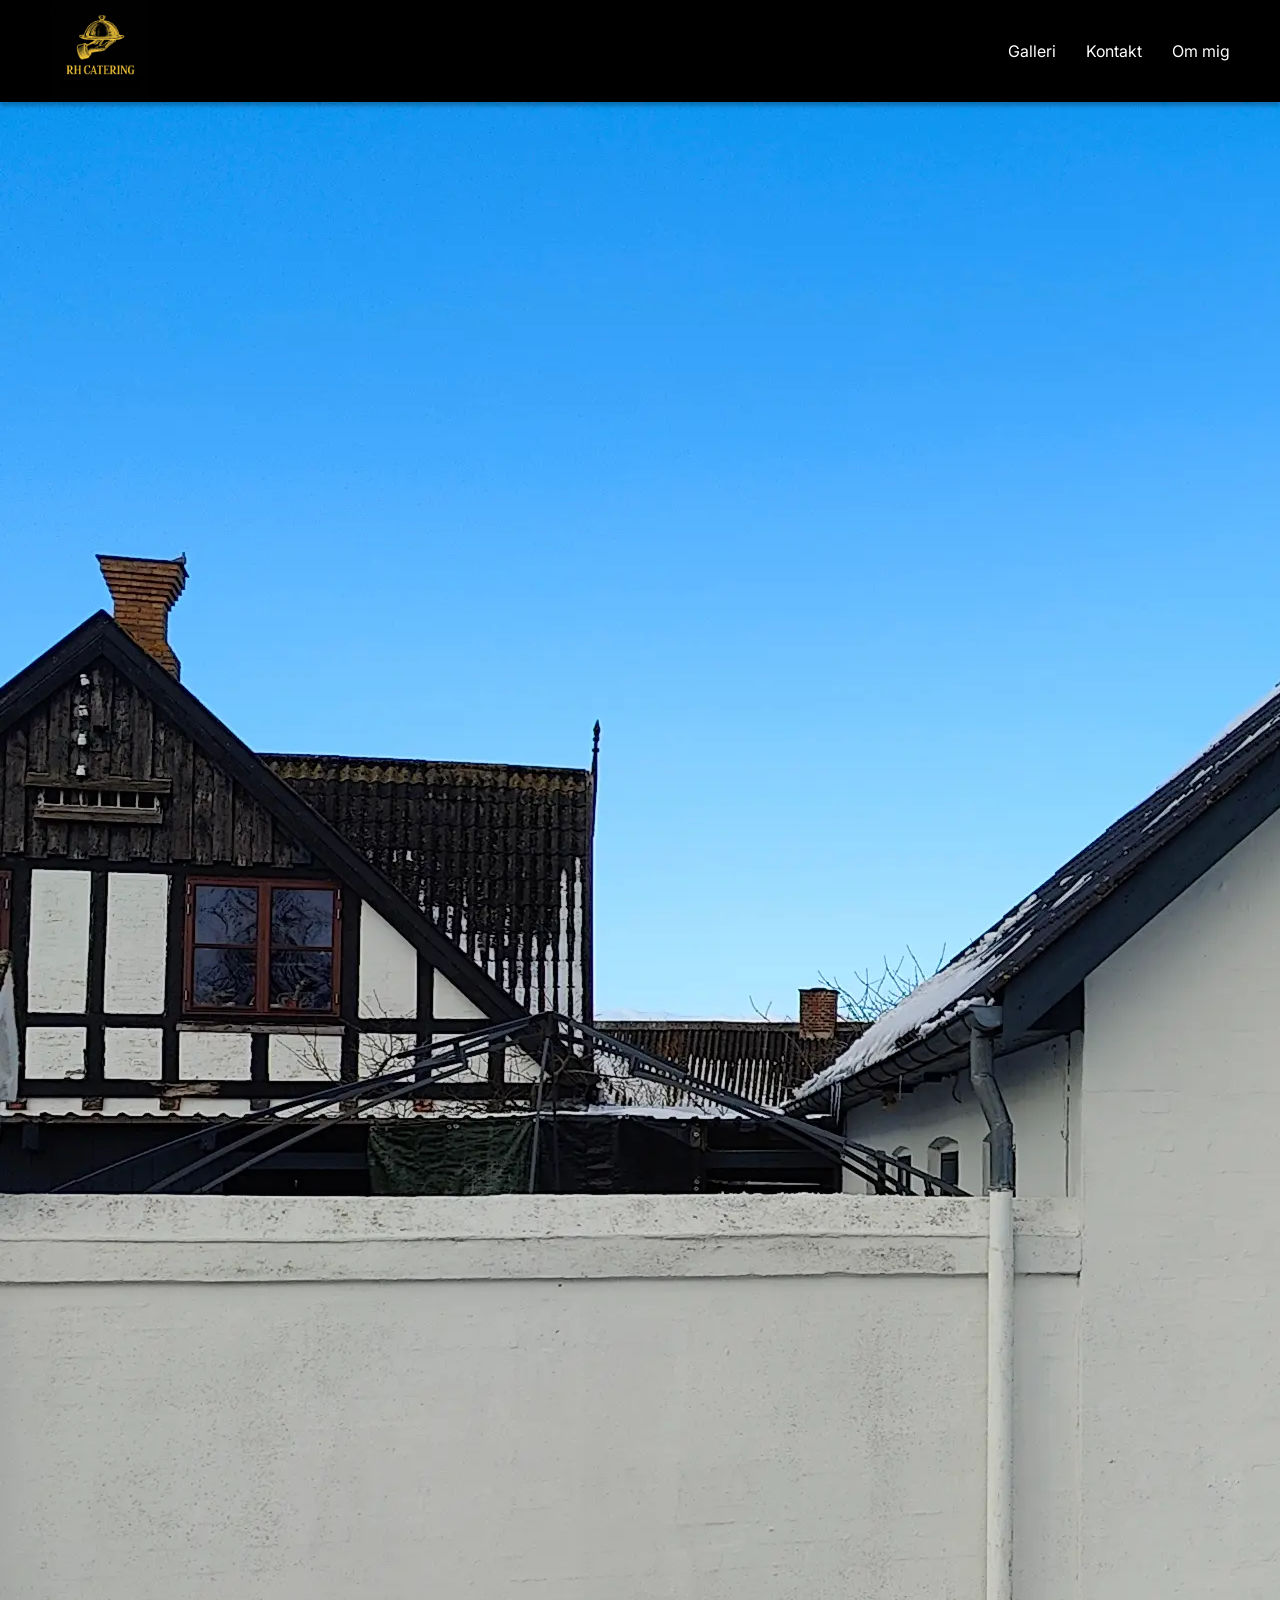
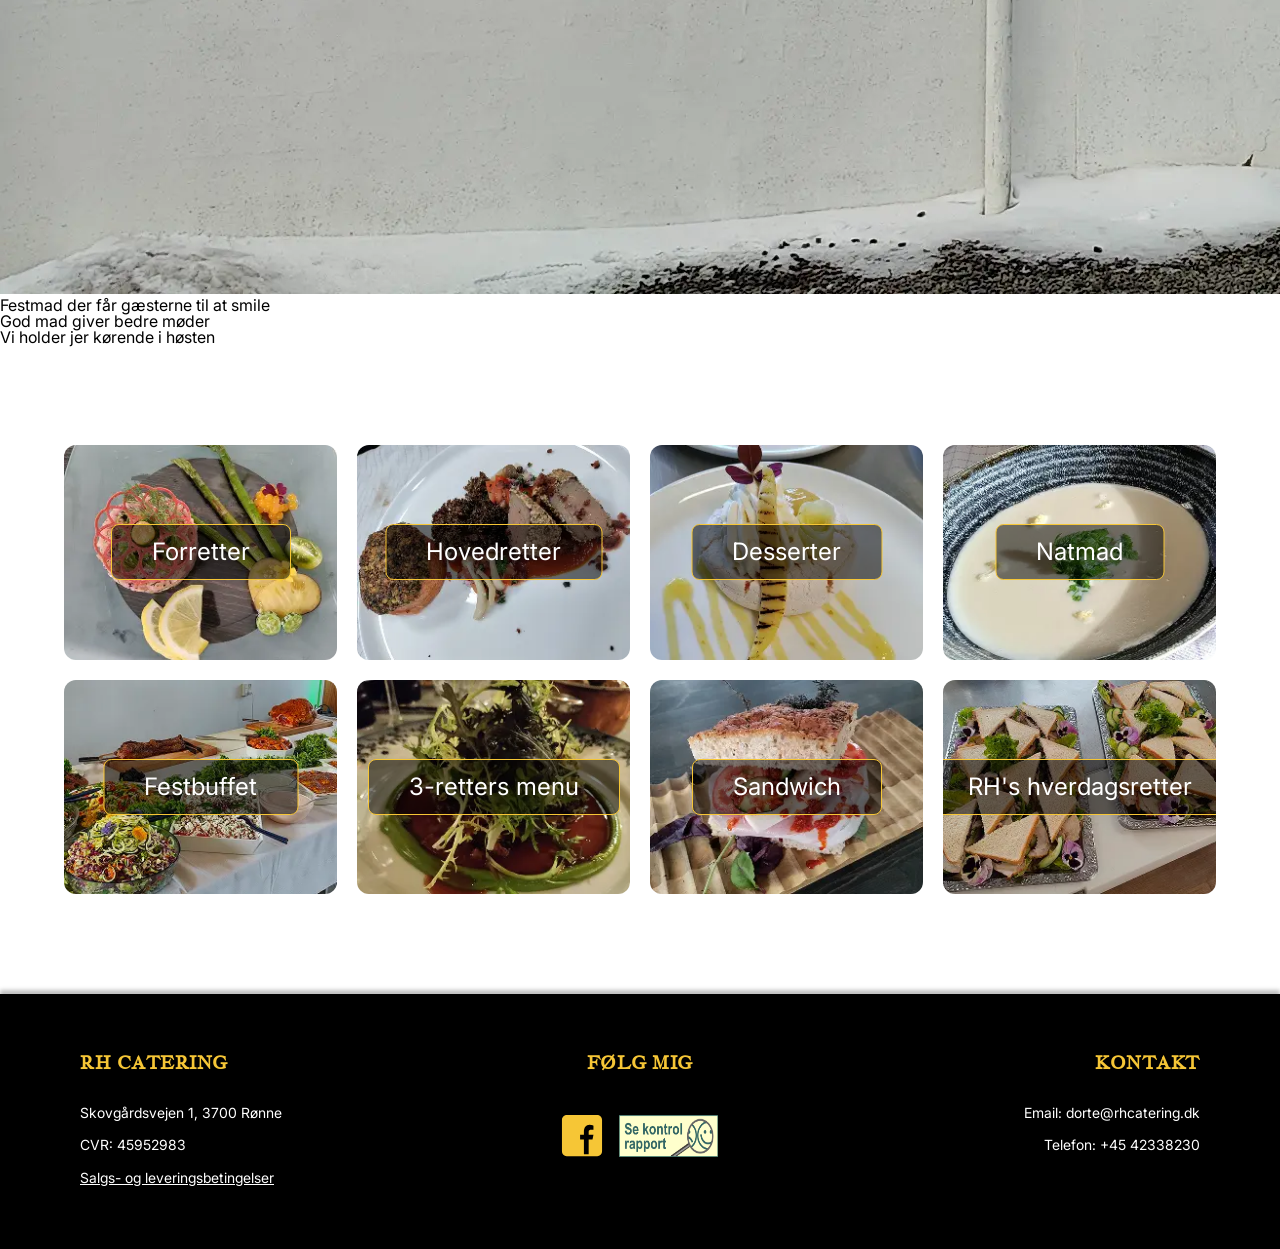
<file: index.html>
<!doctype html>
<html lang="en">
  <head>
    <meta charset="UTF-8" />
    <meta name="viewport" content="width=device-width, initial-scale=1.0" />
    <link rel="stylesheet" href="general.css" />
    <link rel="stylesheet" href="index.css" />
    <link rel="icon" type="image/x-icon" href="imgs/favicon.png" />
    <title>RH Catering</title>
  </head>
  <body>
    <header>
      <nav>
        <a href="index.html" class="logo">
          <img src="imgs/logo/logo-square-clean.webp" alt="" class="logo-img" />
        </a>
        <div class="hamburger" onclick="toggleMenu()">
          <span></span>
          <span></span>
          <span></span>
        </div>
        <div class="nav-container" id="navMenu">
          <a href="galleri.html" class="nav-link">Galleri</a>
          <a href="kontakt.html" class="nav-link">Kontakt</a>
          <a href="mig.html" class="nav-link">Om mig</a>
        </div>
      </nav>
    </header>
    <main>
      <section class="hero">
        <img src="imgs/pictures/rh-catering.webp" alt="" class="hero-img" />
        <div class="hero-text-container">
          <p class="hero-text">Festmad der får gæsterne til at smile</p>
          <p class="hero-text">God mad giver bedre møder</p>
          <p class="hero-text">Vi holder jer kørende i høsten</p>
        </div>
      </section>
      <section class="menu-section">
        <div class="menu-card">
          <a href="forretter.html" class="menu-link" data-title="Forretter">
            <img
              src="imgs/pictures/forretter-btn.webp"
              alt=""
              class="menu-img"
            />
          </a>
        </div>
        <div class="menu-card">
          <a href="hovedretter.html" class="menu-link" data-title="Hovedretter">
            <img
              src="imgs/pictures/hovedretter-btn.webp"
              alt=""
              class="menu-img"
            />
          </a>
        </div>
        <div class="menu-card">
          <a href="desserter.html" class="menu-link" data-title="Desserter">
            <img src="imgs/pictures/dessert-btn.webp" alt="" class="menu-img" />
          </a>
        </div>
        <div class="menu-card">
          <a href="natmad.html" class="menu-link" data-title="Natmad">
            <img src="imgs/pictures/natmad-btn.webp" alt="" class="menu-img" />
          </a>
        </div>
        <div class="menu-card">
          <a href="buffet.html" class="menu-link" data-title="Festbuffet">
            <img
              src="imgs/pictures/festbuffet-btn.webp"
              alt=""
              class="menu-img"
            />
          </a>
        </div>
        <div class="menu-card">
          <a
            href="3-retters.html"
            class="menu-link"
            data-title="3-retters menu"
          >
            <img
              src="imgs/pictures/3-retter-btn.webp"
              alt=""
              class="menu-img"
            />
          </a>
        </div>
        <div class="menu-card">
          <a href="sandwich.html" class="menu-link" data-title="Sandwich">
            <img
              src="imgs/pictures/sandwich-btn.webp"
              alt=""
              class="menu-img"
            />
          </a>
        </div>
        <div class="menu-card">
          <a
            href="moeder.html"
            class="menu-link"
            data-title="RH's hverdagsretter"
          >
            <img src="imgs/pictures/moeder-btn.webp" alt="" class="menu-img" />
          </a>
        </div>
      </section>
    </main>
    <footer>
      <div class="info footer-container">
        <h3 class="footer-title">RH Catering</h3>
        <p>Skovgårdsvejen 1, 3700 Rønne</p>
        <p>CVR: 45952983</p>
        <a href="betingelser.html">Salgs- og leveringsbetingelser</a>
      </div>
      <div class="socials footer-container">
        <h3 class="footer-title">Følg mig</h3>
        <div class="socials-container">
          <a
            href="https://www.facebook.com/profile.php?id=61586051840915"
            target="_blank"
          >
            <img src="imgs/icons/facebook-brand.svg" alt="" />
          </a>
          <a href="https://www.findsmiley.dk/1515955" target="_blank">
            <img src="imgs/icons/kontrolrapport.gif" alt="" class="smiley" />
          </a>
        </div>
      </div>
      <div class="contact footer-container">
        <h3 class="footer-title">Kontakt</h3>
        <p>Email: dorte@rhcatering.dk</p>
        <p>Telefon: +45 42338230</p>
      </div>
    </footer>
    <script>
      function toggleMenu() {
        const navMenu = document.getElementById("navMenu");
        navMenu.classList.toggle("active");
      }
    </script>
  </body>
</html>
</file>
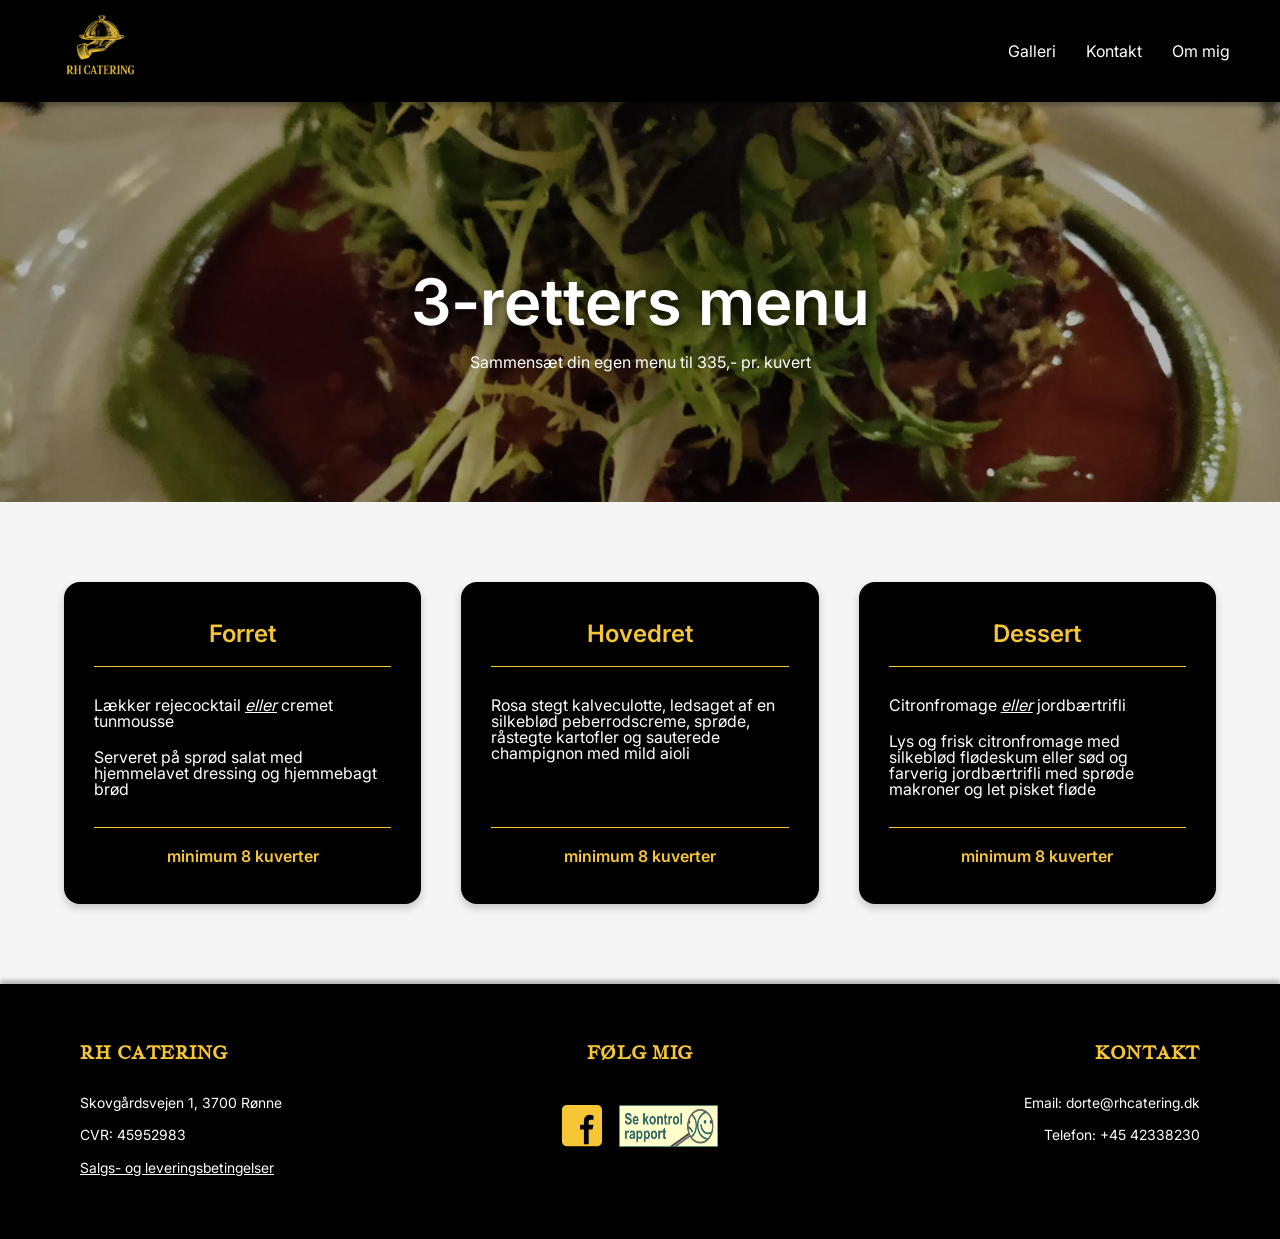
<file: 3-retters.html>
<!doctype html>
<html lang="en">
  <head>
    <meta charset="UTF-8" />
    <meta name="viewport" content="width=device-width, initial-scale=1.0" />
    <link rel="icon" type="image/x-icon" href="imgs/favicon.png" />
    <link rel="stylesheet" href="general.css" />
    <link rel="stylesheet" href="menu-v2.css" />
    <title>3-retters menu</title>
  </head>
  <body>
    <header>
      <nav>
        <a href="index.html" class="logo">
          <img src="imgs/logo/logo-square-clean.webp" alt="" class="logo-img" />
        </a>
        <div class="hamburger" onclick="toggleMenu()">
          <span></span>
          <span></span>
          <span></span>
        </div>
        <div class="nav-container" id="navMenu">
          <a href="galleri.html" class="nav-link">Galleri</a>
          <a href="kontakt.html" class="nav-link">Kontakt</a>
          <a href="mig.html" class="nav-link">Om mig</a>
        </div>
      </nav>
    </header>
    <main>
      <section class="hero">
        <img src="imgs/pictures/Group56.webp" alt="" class="hero-img" />
        <h1 class="hero-title sandwich-title">3-retters menu</h1>
        <p class="hero-subtitle sandwich">
          Sammensæt din egen menu til 335,- pr. kuvert
        </p>
      </section>
      <section class="menu">
        <div class="menu-card">
          <h3 class="menu-card-title">Forret</h3>
          <div class="menu-card-items">
            <p>Lækker rejecocktail <i>eller</i> cremet tunmousse</p>
            <p>
              Serveret på sprød salat med hjemmelavet dressing og hjemmebagt
              brød
            </p>
          </div>
          <p class="menu-card-price">minimum 8 kuverter</p>
        </div>
        <div class="menu-card">
          <h3 class="menu-card-title">Hovedret</h3>
          <div class="menu-card-items">
            <p>
              Rosa stegt kalveculotte, ledsaget af en silkeblød peberrodscreme,
              sprøde, råstegte kartofler og sauterede champignon med mild aioli
            </p>
          </div>
          <p class="menu-card-price">minimum 8 kuverter</p>
        </div>
        <div class="menu-card">
          <h3 class="menu-card-title">Dessert</h3>
          <div class="menu-card-items">
            <p>Citronfromage <i>eller</i> jordbærtrifli</p>
            <p>
              Lys og frisk citronfromage med silkeblød flødeskum eller sød og
              farverig jordbærtrifli med sprøde makroner og let pisket fløde
            </p>
          </div>
          <p class="menu-card-price">minimum 8 kuverter</p>
        </div>
      </section>
    </main>
    <footer>
      <div class="info footer-container">
        <h3 class="footer-title">RH Catering</h3>
        <p>Skovgårdsvejen 1, 3700 Rønne</p>
        <p>CVR: 45952983</p>
        <a href="betingelser.html">Salgs- og leveringsbetingelser</a>
      </div>
      <div class="socials footer-container">
        <h3 class="footer-title">Følg mig</h3>
        <div class="socials-container">
          <a
            href="https://www.facebook.com/profile.php?id=61586051840915"
            target="_blank"
          >
            <img src="imgs/icons/facebook-brand.svg" alt="" />
          </a>
          <a href="https://www.findsmiley.dk/1515955" target="_blank">
            <img src="imgs/icons/kontrolrapport.gif" alt="" class="smiley" />
          </a>
        </div>
      </div>
      <div class="contact footer-container">
        <h3 class="footer-title">Kontakt</h3>
        <p>Email: dorte@rhcatering.dk</p>
        <p>Telefon: +45 42338230</p>
      </div>
    </footer>
    <script>
      function toggleMenu() {
        const navMenu = document.getElementById("navMenu");
        navMenu.classList.toggle("active");
      }
    </script>
  </body>
</html>
</file>
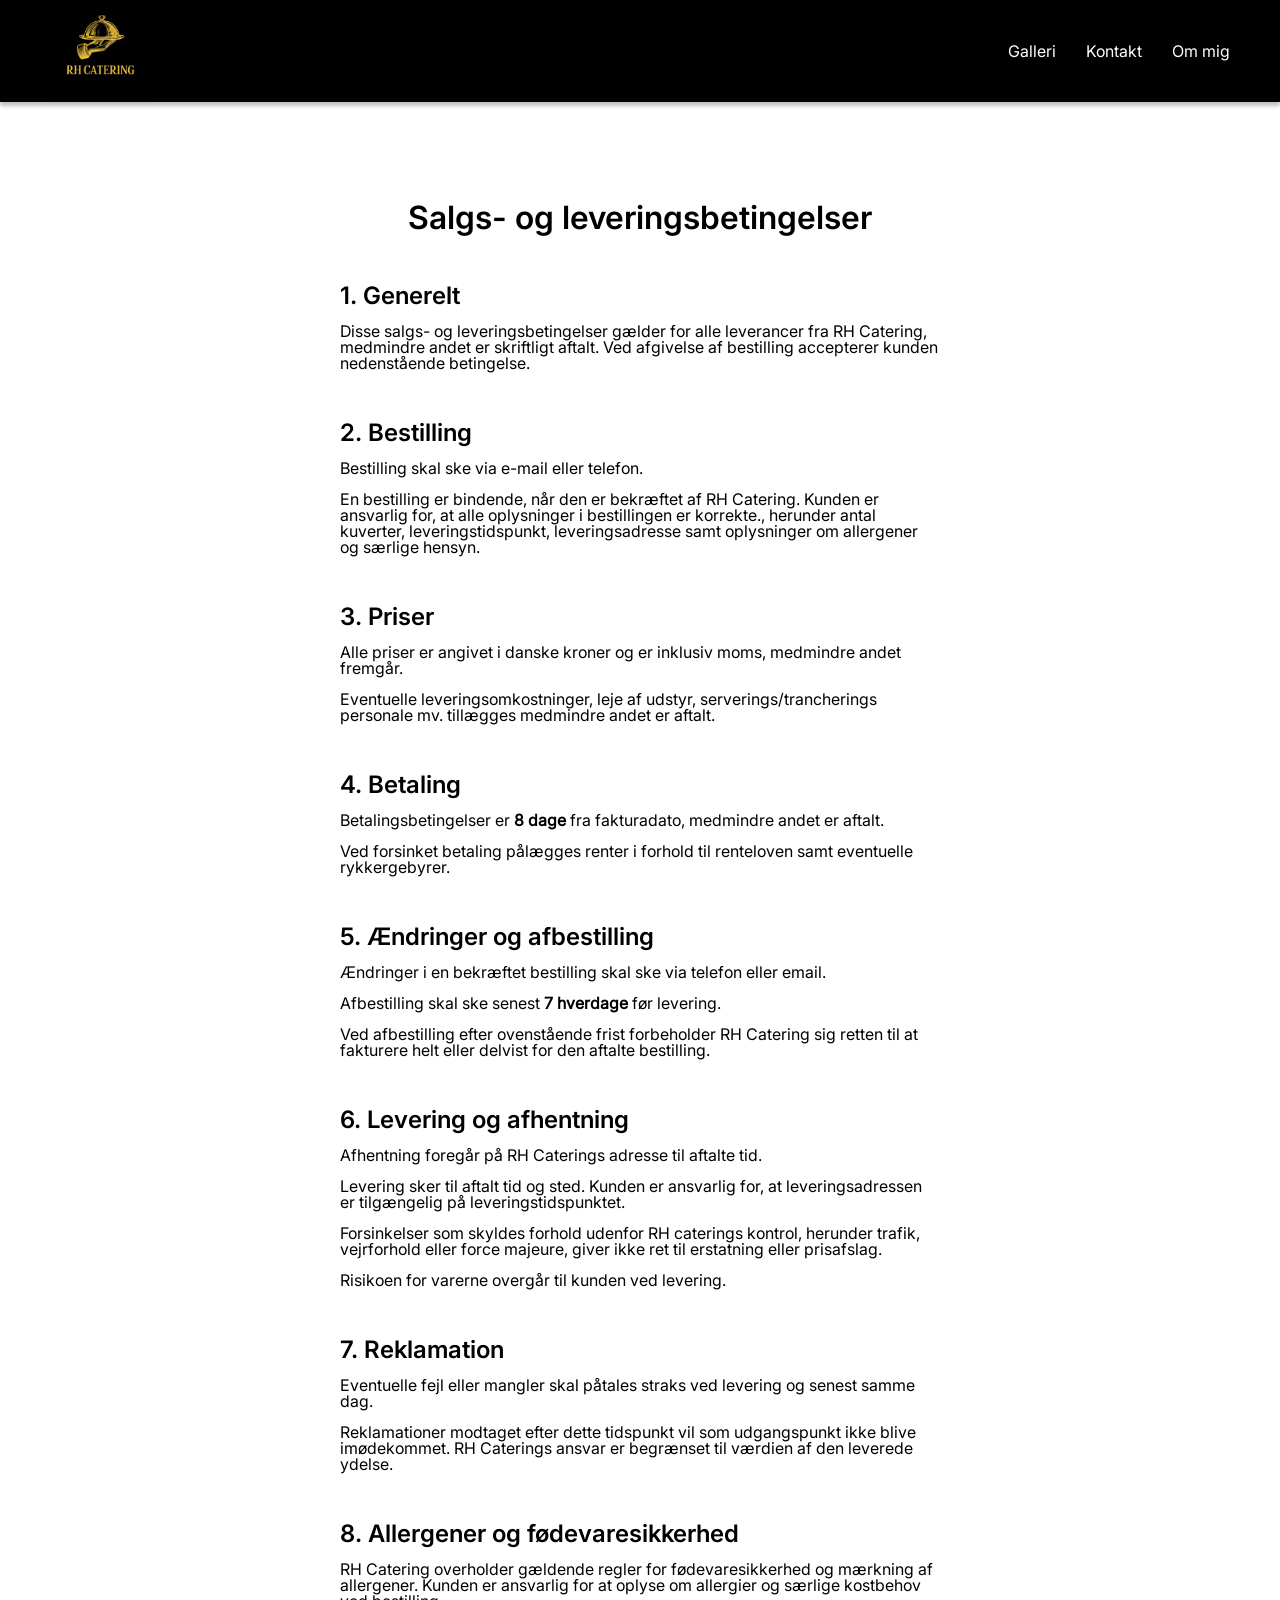
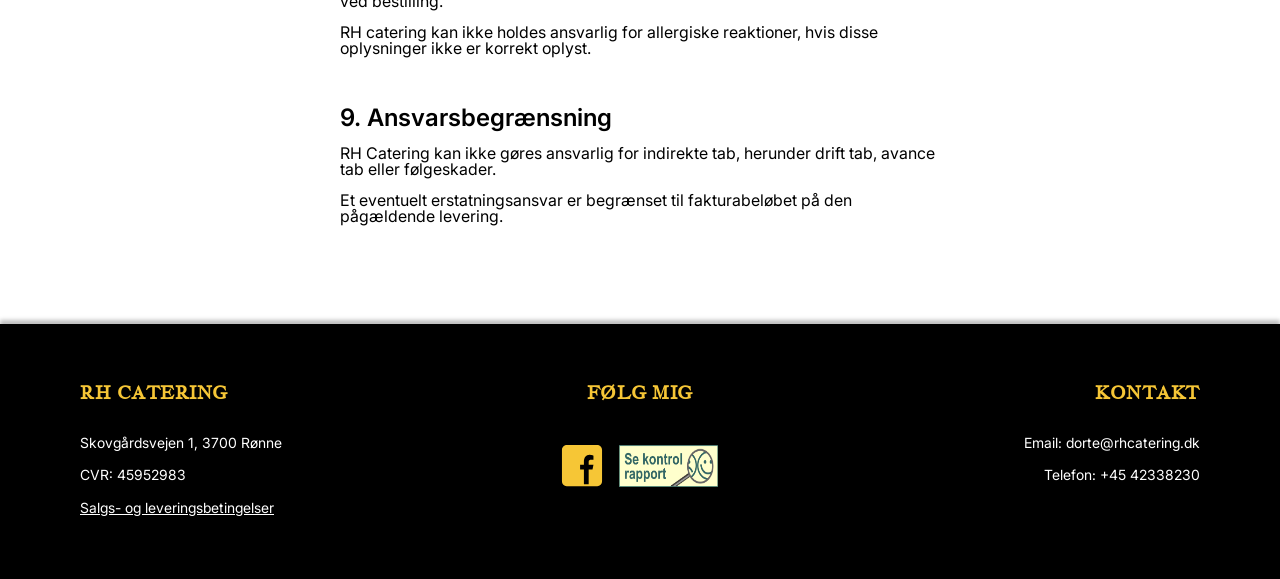
<file: betingelser.html>
<!doctype html>
<html lang="en">
  <head>
    <meta charset="UTF-8" />
    <meta name="viewport" content="width=device-width, initial-scale=1.0" />
    <link rel="icon" type="image/x-icon" href="imgs/favicon.png" />
    <link rel="stylesheet" href="general.css" />
    <link rel="stylesheet" href="betingelser.css" />
    <title>Betingelser</title>
  </head>
  <body>
    <header>
      <nav>
        <a href="index.html" class="logo">
          <img src="imgs/logo/logo-square-clean.webp" alt="" class="logo-img" />
        </a>
        <div class="hamburger" onclick="toggleMenu()">
          <span></span>
          <span></span>
          <span></span>
        </div>
        <div class="nav-container" id="navMenu">
          <a href="galleri.html" class="nav-link">Galleri</a>
          <a href="kontakt.html" class="nav-link">Kontakt</a>
          <a href="mig.html" class="nav-link">Om mig</a>
        </div>
      </nav>
    </header>
    <main>
      <h1 class="heading">Salgs- og leveringsbetingelser</h1>
      <div class="paragraph">
        <h2>1. Generelt</h2>
        <p>
          Disse salgs- og leveringsbetingelser gælder for alle leverancer fra RH
          Catering, medmindre andet er skriftligt aftalt. Ved afgivelse af
          bestilling accepterer kunden nedenstående betingelse.
        </p>
      </div>
      <div class="paragraph">
        <h2>2. Bestilling</h2>
        <p>Bestilling skal ske via e-mail eller telefon.</p>
        <p>
          En bestilling er bindende, når den er bekræftet af RH Catering. Kunden
          er ansvarlig for, at alle oplysninger i bestillingen er korrekte.,
          herunder antal kuverter, leveringstidspunkt, leveringsadresse samt
          oplysninger om allergener og særlige hensyn.
        </p>
      </div>
      <div class="paragraph">
        <h2>3. Priser</h2>
        <p>
          Alle priser er angivet i danske kroner og er inklusiv moms, medmindre
          andet fremgår.
        </p>
        <p>
          Eventuelle leveringsomkostninger, leje af udstyr,
          serverings/trancherings personale mv. tillægges medmindre andet er
          aftalt.
        </p>
      </div>
      <div class="paragraph">
        <h2>4. Betaling</h2>
        <p>
          Betalingsbetingelser er <strong>8 dage</strong> fra fakturadato,
          medmindre andet er aftalt.
        </p>
        <p>
          Ved forsinket betaling pålægges renter i forhold til renteloven samt
          eventuelle rykkergebyrer.
        </p>
      </div>
      <div class="paragraph">
        <h2>5. Ændringer og afbestilling</h2>
        <p>
          Ændringer i en bekræftet bestilling skal ske via telefon eller email.
        </p>
        <p>
          Afbestilling skal ske senest <strong>7 hverdage</strong> før levering.
        </p>
        <p>
          Ved afbestilling efter ovenstående frist forbeholder RH Catering sig
          retten til at fakturere helt eller delvist for den aftalte bestilling.
        </p>
      </div>
      <div class="paragraph">
        <h2>6. Levering og afhentning</h2>
        <p>Afhentning foregår på RH Caterings adresse til aftalte tid.</p>
        <p>
          Levering sker til aftalt tid og sted. Kunden er ansvarlig for, at
          leveringsadressen er tilgængelig på leveringstidspunktet.
        </p>
        <p>
          Forsinkelser som skyldes forhold udenfor RH caterings kontrol,
          herunder trafik, vejrforhold eller force majeure, giver ikke ret til
          erstatning eller prisafslag.
        </p>
        <p>Risikoen for varerne overgår til kunden ved levering.</p>
      </div>
      <div class="paragraph">
        <h2>7. Reklamation</h2>
        <p>
          Eventuelle fejl eller mangler skal påtales straks ved levering og
          senest samme dag.
        </p>
        <p>
          Reklamationer modtaget efter dette tidspunkt vil som udgangspunkt ikke
          blive imødekommet. RH Caterings ansvar er begrænset til værdien af den
          leverede ydelse.
        </p>
      </div>
      <div class="paragraph">
        <h2>8. Allergener og fødevaresikkerhed</h2>
        <p>
          RH Catering overholder gældende regler for fødevaresikkerhed og
          mærkning af allergener. Kunden er ansvarlig for at oplyse om allergier
          og særlige kostbehov ved bestilling.
        </p>
        <p>
          RH catering kan ikke holdes ansvarlig for allergiske reaktioner, hvis
          disse oplysninger ikke er korrekt oplyst.
        </p>
      </div>
      <div class="paragraph">
        <h2>9. Ansvarsbegrænsning</h2>
        <p>
          RH Catering kan ikke gøres ansvarlig for indirekte tab, herunder drift
          tab, avance tab eller følgeskader.
        </p>
        <p>
          Et eventuelt erstatningsansvar er begrænset til fakturabeløbet på den
          pågældende levering.
        </p>
      </div>
    </main>
    <footer>
      <div class="info footer-container">
        <h3 class="footer-title">RH Catering</h3>
        <p>Skovgårdsvejen 1, 3700 Rønne</p>
        <p>CVR: 45952983</p>
        <a href="betingelser.html">Salgs- og leveringsbetingelser</a>
      </div>
      <div class="socials footer-container">
        <h3 class="footer-title">Følg mig</h3>
        <div class="socials-container">
          <a
            href="https://www.facebook.com/profile.php?id=61586051840915"
            target="_blank"
          >
            <img src="imgs/icons/facebook-brand.svg" alt="" />
          </a>
          <a href="https://www.findsmiley.dk/1515955" target="_blank">
            <img src="imgs/icons/kontrolrapport.gif" alt="" class="smiley" />
          </a>
        </div>
      </div>
      <div class="contact footer-container">
        <h3 class="footer-title">Kontakt</h3>
        <p>Email: dorte@rhcatering.dk</p>
        <p>Telefon: +45 42338230</p>
      </div>
    </footer>
    <script>
      function toggleMenu() {
        const navMenu = document.getElementById("navMenu");
        navMenu.classList.toggle("active");
      }
    </script>
  </body>
</html>
</file>
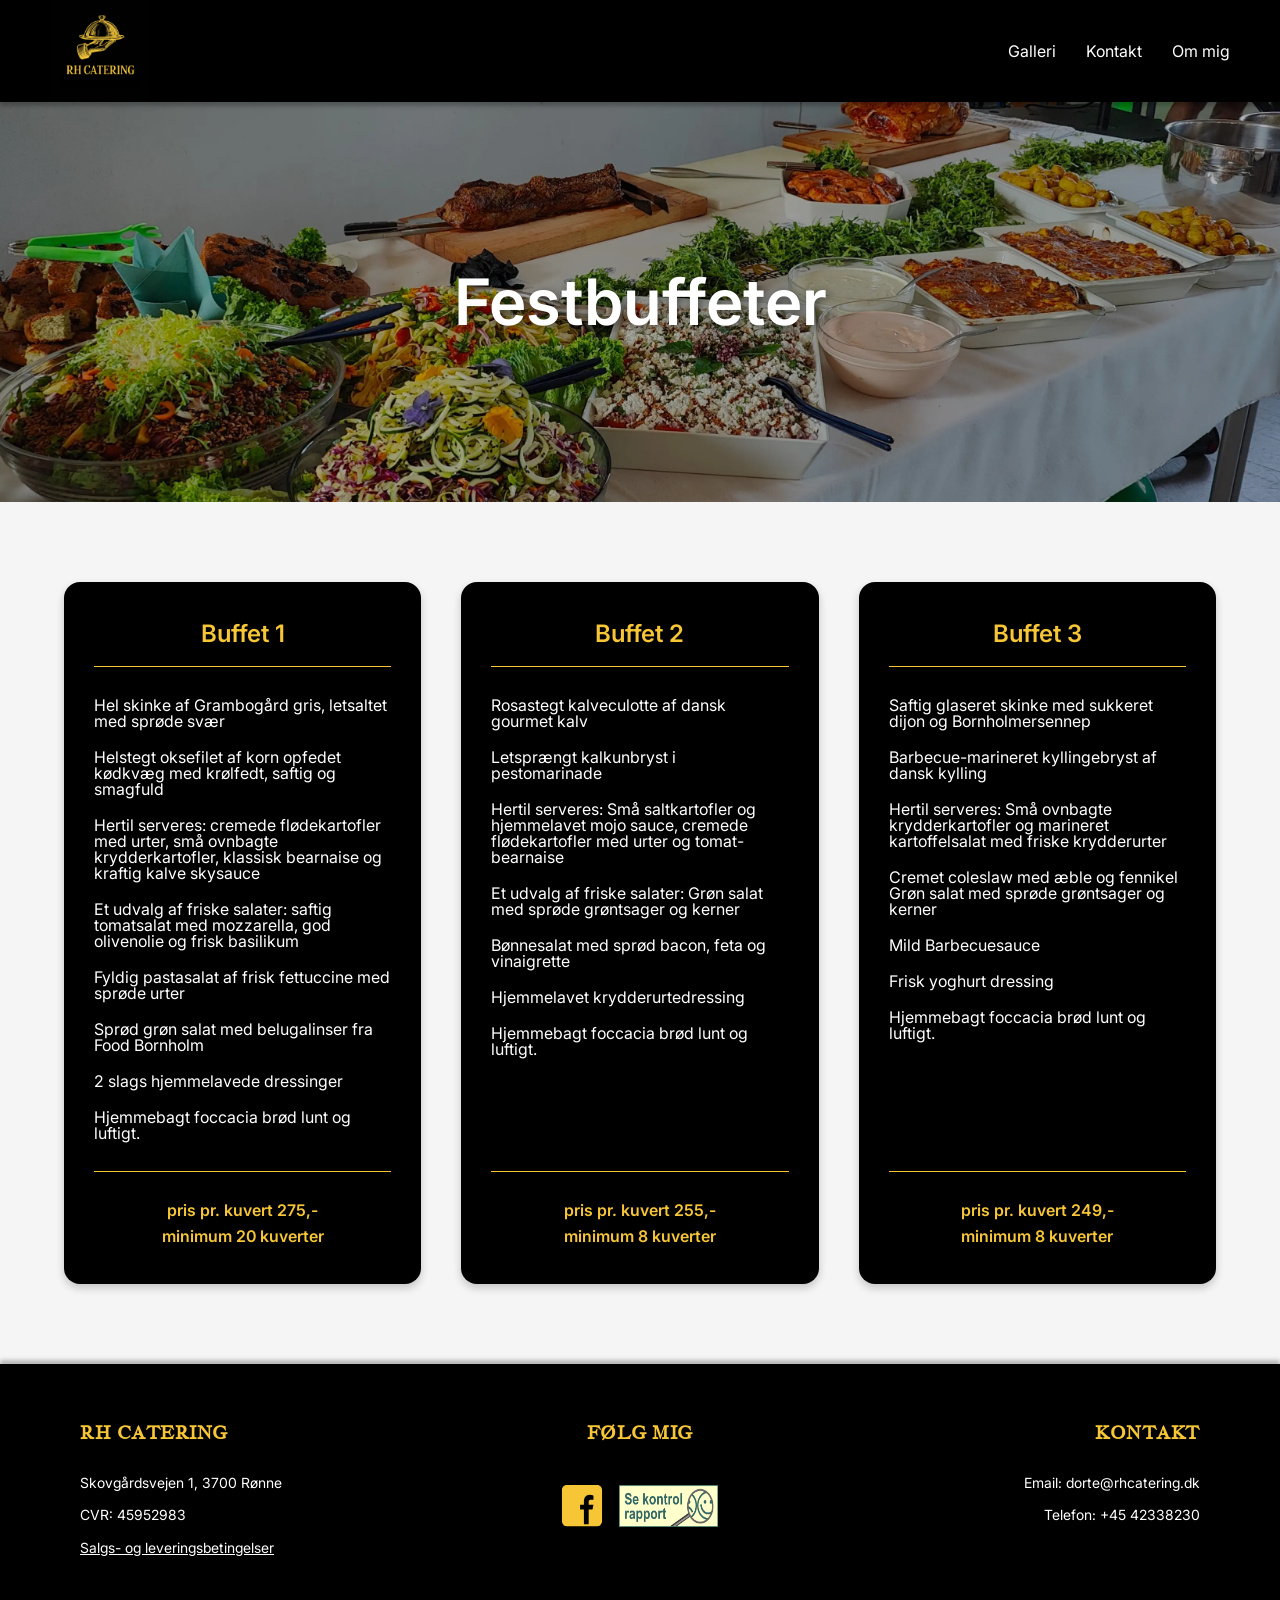
<file: buffet.html>
<!doctype html>
<html lang="en">
  <head>
    <meta charset="UTF-8" />
    <meta name="viewport" content="width=device-width, initial-scale=1.0" />
    <link rel="icon" type="image/x-icon" href="imgs/favicon.png" />
    <link rel="stylesheet" href="general.css" />
    <link rel="stylesheet" href="menu-v2.css" />
    <title>Festbuffet</title>
  </head>
  <body>
    <header>
      <nav>
        <a href="index.html" class="logo">
          <img src="imgs/logo/logo-square-clean.webp" alt="" class="logo-img" />
        </a>
        <div class="hamburger" onclick="toggleMenu()">
          <span></span>
          <span></span>
          <span></span>
        </div>
        <div class="nav-container" id="navMenu">
          <a href="galleri.html" class="nav-link">Galleri</a>
          <a href="kontakt.html" class="nav-link">Kontakt</a>
          <a href="mig.html" class="nav-link">Om mig</a>
        </div>
      </nav>
    </header>
    <main>
      <section class="hero">
        <img src="imgs/pictures/Group55.webp" alt="" class="hero-img" />
        <h1 class="hero-title">Festbuffeter</h1>
      </section>
      <section class="menu">
        <div class="menu-card">
          <h3 class="menu-card-title">Buffet 1</h3>
          <div class="menu-card-items">
            <p>Hel skinke af Grambogård gris, letsaltet med sprøde svær</p>
            <p>
              Helstegt oksefilet af korn opfedet kødkvæg med krølfedt, saftig og
              smagfuld
            </p>
            <p>
              Hertil serveres: cremede flødekartofler med urter, små ovnbagte
              krydderkartofler, klassisk bearnaise og kraftig kalve skysauce
            </p>
            <p>
              Et udvalg af friske salater: saftig tomatsalat med mozzarella, god
              olivenolie og frisk basilikum
            </p>
            <p>Fyldig pastasalat af frisk fettuccine med sprøde urter</p>
            <p>Sprød grøn salat med belugalinser fra Food Bornholm</p>
            <p>2 slags hjemmelavede dressinger</p>
            <p>Hjemmebagt foccacia brød lunt og luftigt.</p>
          </div>
          <div class="menu-card-price-container">
            <p class="">pris pr. kuvert 275,-</p>
            <p class="">minimum 20 kuverter</p>
          </div>
        </div>
        <div class="menu-card">
          <h3 class="menu-card-title">Buffet 2</h3>
          <div class="menu-card-items">
            <p>Rosastegt kalveculotte af dansk gourmet kalv</p>
            <p>Letsprængt kalkunbryst i pestomarinade</p>
            <p>
              Hertil serveres: Små saltkartofler og hjemmelavet mojo sauce,
              cremede flødekartofler med urter og tomat-bearnaise
            </p>
            <p>
              Et udvalg af friske salater: Grøn salat med sprøde grøntsager og
              kerner
            </p>
            <p>Bønnesalat med sprød bacon, feta og vinaigrette</p>
            <p>Hjemmelavet krydderurtedressing</p>
            <p>Hjemmebagt foccacia brød lunt og luftigt.</p>
          </div>
          <div class="menu-card-price-container">
            <p class="">pris pr. kuvert 255,-</p>
            <p class="">minimum 8 kuverter</p>
          </div>
        </div>
        <div class="menu-card">
          <h3 class="menu-card-title">Buffet 3</h3>
          <div class="menu-card-items">
            <p>Saftig glaseret skinke med sukkeret dijon og Bornholmersennep</p>
            <p>Barbecue-marineret kyllingebryst af dansk kylling</p>
            <p>
              Hertil serveres: Små ovnbagte krydderkartofler og marineret
              kartoffelsalat med friske krydderurter
            </p>
            <p>
              Cremet coleslaw med æble og fennikel Grøn salat med sprøde
              grøntsager og kerner
            </p>
            <p>Mild Barbecuesauce</p>
            <p>Frisk yoghurt dressing</p>
            <p>Hjemmebagt foccacia brød lunt og luftigt.</p>
          </div>
          <div class="menu-card-price-container">
            <p class="">pris pr. kuvert 249,-</p>
            <p class="">minimum 8 kuverter</p>
          </div>
        </div>
      </section>
    </main>
    <footer>
      <div class="info footer-container">
        <h3 class="footer-title">RH Catering</h3>
        <p>Skovgårdsvejen 1, 3700 Rønne</p>
        <p>CVR: 45952983</p>
        <a href="betingelser.html">Salgs- og leveringsbetingelser</a>
      </div>
      <div class="socials footer-container">
        <h3 class="footer-title">Følg mig</h3>
        <div class="socials-container">
          <a
            href="https://www.facebook.com/profile.php?id=61586051840915"
            target="_blank"
          >
            <img src="imgs/icons/facebook-brand.svg" alt="" />
          </a>
          <a href="https://www.findsmiley.dk/1515955" target="_blank">
            <img src="imgs/icons/kontrolrapport.gif" alt="" class="smiley" />
          </a>
        </div>
      </div>
      <div class="contact footer-container">
        <h3 class="footer-title">Kontakt</h3>
        <p>Email: dorte@rhcatering.dk</p>
        <p>Telefon: +45 42338230</p>
      </div>
    </footer>
    <script>
      function toggleMenu() {
        const navMenu = document.getElementById("navMenu");
        navMenu.classList.toggle("active");
      }
    </script>
  </body>
</html>
</file>
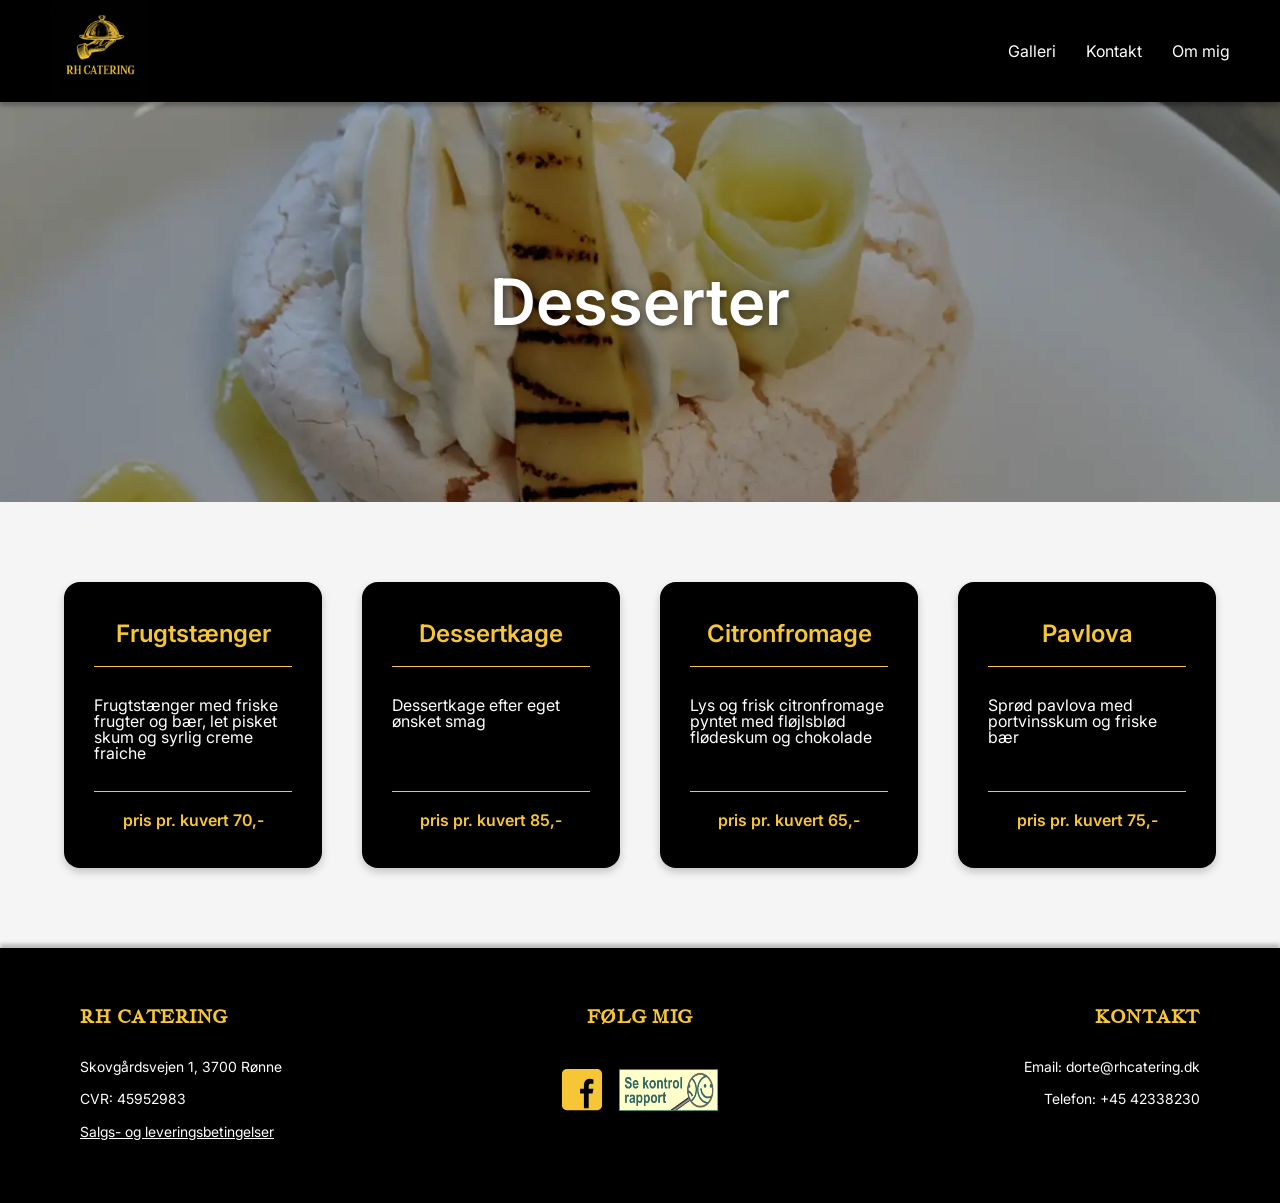
<file: desserter.html>
<!doctype html>
<html lang="en">
  <head>
    <meta charset="UTF-8" />
    <meta name="viewport" content="width=device-width, initial-scale=1.0" />
    <link rel="icon" type="image/x-icon" href="imgs/favicon.png" />
    <link rel="stylesheet" href="general.css" />
    <link rel="stylesheet" href="menu-v2.css" />
    <title>Desserter</title>
  </head>
  <body>
    <header>
      <nav>
        <a href="index.html" class="logo">
          <img src="imgs/logo/logo-square-clean.webp" alt="" class="logo-img" />
        </a>
        <div class="hamburger" onclick="toggleMenu()">
          <span></span>
          <span></span>
          <span></span>
        </div>
        <div class="nav-container" id="navMenu">
          <a href="galleri.html" class="nav-link">Galleri</a>
          <a href="kontakt.html" class="nav-link">Kontakt</a>
          <a href="mig.html" class="nav-link">Om mig</a>
        </div>
      </nav>
    </header>
    <main>
      <section class="hero">
        <img src="imgs/pictures/desserter-hero.webp" alt="" class="hero-img" />
        <h1 class="hero-title">Desserter</h1>
      </section>
      <section class="menu-2">
        <div class="menu-card">
          <h3 class="menu-card-title">Frugtstænger</h3>
          <div class="menu-card-items">
            <p>
              Frugtstænger med friske frugter og bær, let pisket skum og syrlig
              creme fraiche
            </p>
          </div>
          <p class="menu-card-price">pris pr. kuvert 70,-</p>
        </div>
        <div class="menu-card">
          <h3 class="menu-card-title">Dessertkage</h3>
          <div class="menu-card-items">
            <p>Dessertkage efter eget ønsket smag</p>
          </div>
          <p class="menu-card-price">pris pr. kuvert 85,-</p>
        </div>
        <div class="menu-card">
          <h3 class="menu-card-title">Citronfromage</h3>
          <div class="menu-card-items">
            <p>
              Lys og frisk citronfromage pyntet med fløjlsblød flødeskum og
              chokolade
            </p>
          </div>
          <p class="menu-card-price">pris pr. kuvert 65,-</p>
        </div>
        <div class="menu-card">
          <h3 class="menu-card-title">Pavlova</h3>
          <div class="menu-card-items">
            <p>Sprød pavlova med portvinsskum og friske bær</p>
          </div>
          <p class="menu-card-price">pris pr. kuvert 75,-</p>
        </div>
      </section>
    </main>
    <footer>
      <div class="info footer-container">
        <h3 class="footer-title">RH Catering</h3>
        <p>Skovgårdsvejen 1, 3700 Rønne</p>
        <p>CVR: 45952983</p>
        <a href="betingelser.html">Salgs- og leveringsbetingelser</a>
      </div>
      <div class="socials footer-container">
        <h3 class="footer-title">Følg mig</h3>
        <div class="socials-container">
          <a
            href="https://www.facebook.com/profile.php?id=61586051840915"
            target="_blank"
          >
            <img src="imgs/icons/facebook-brand.svg" alt="" />
          </a>
          <a href="https://www.findsmiley.dk/1515955" target="_blank">
            <img src="imgs/icons/kontrolrapport.gif" alt="" class="smiley" />
          </a>
        </div>
      </div>
      <div class="contact footer-container">
        <h3 class="footer-title">Kontakt</h3>
        <p>Email: dorte@rhcatering.dk</p>
        <p>Telefon: +45 42338230</p>
      </div>
    </footer>
    <script>
      function toggleMenu() {
        const navMenu = document.getElementById("navMenu");
        navMenu.classList.toggle("active");
      }
    </script>
  </body>
</html>
</file>
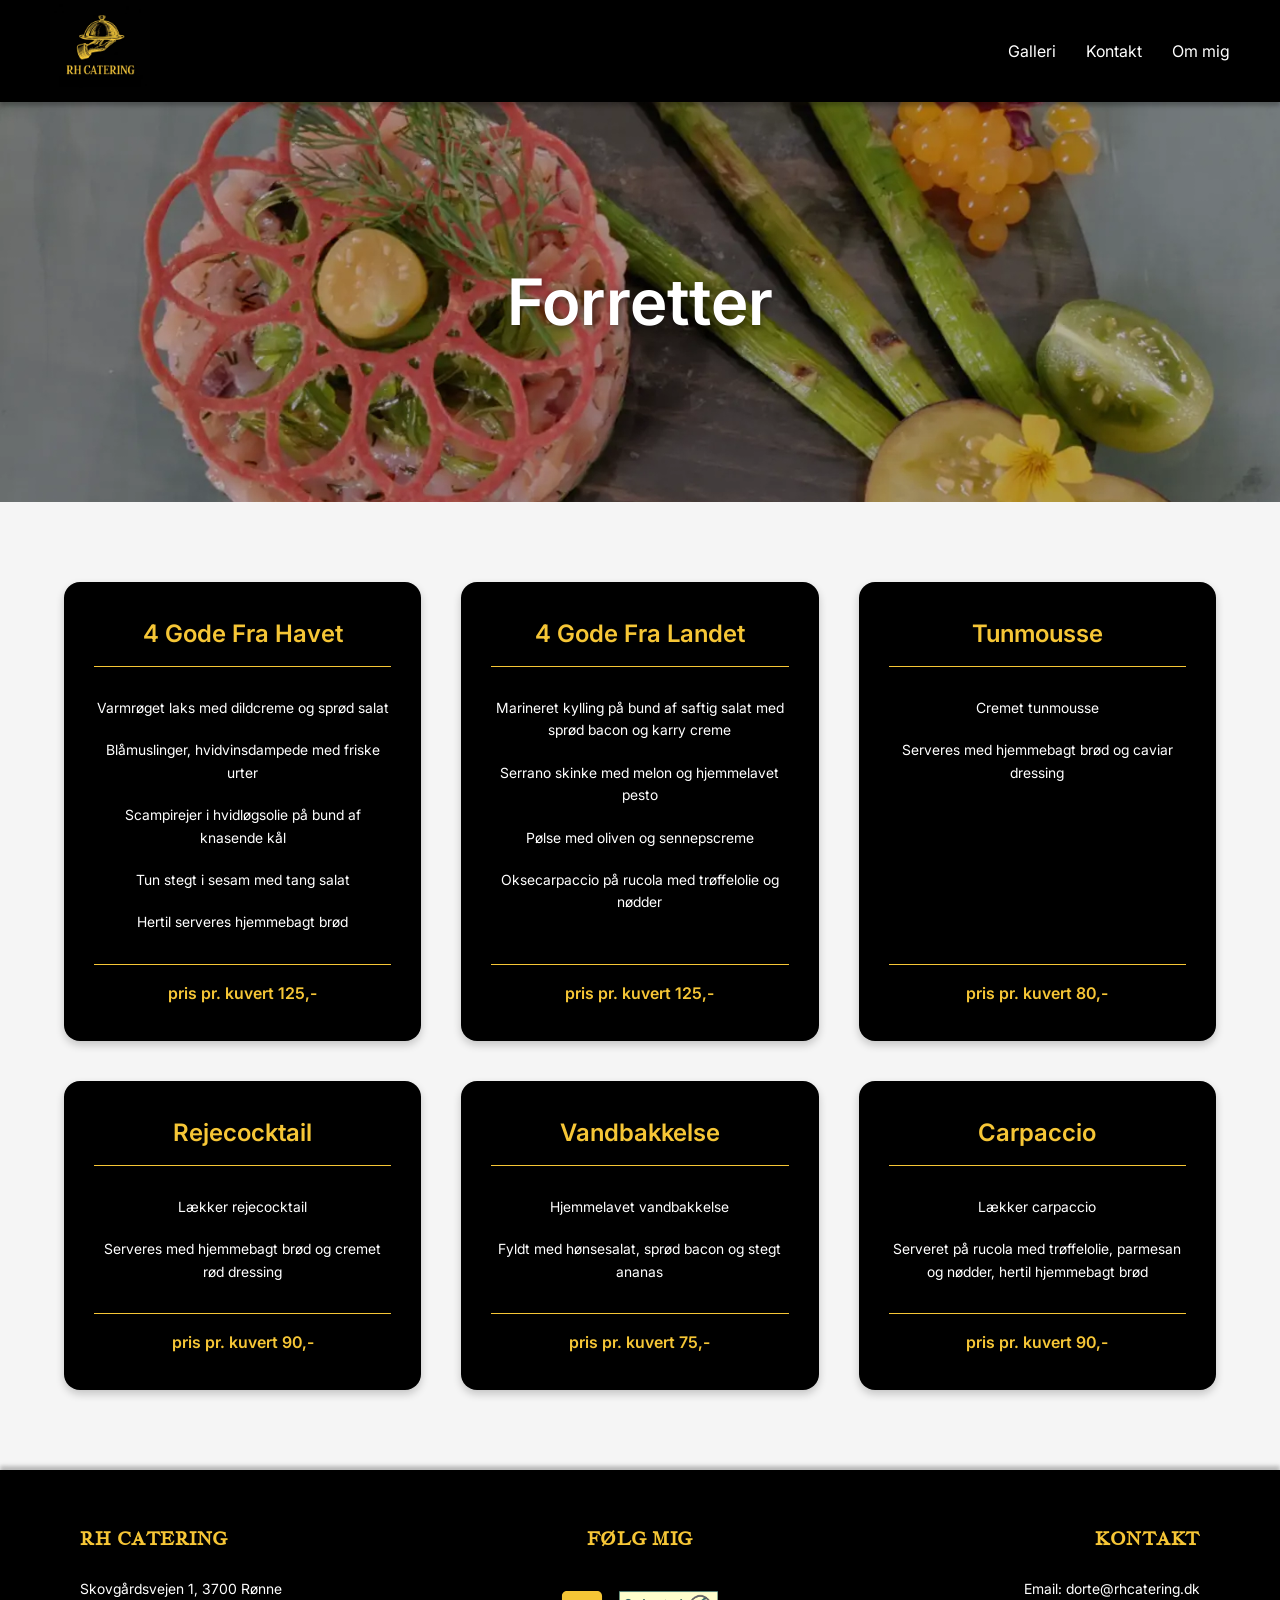
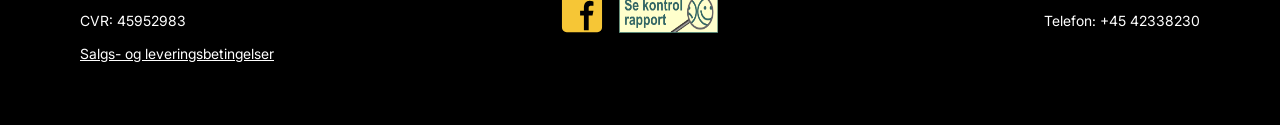
<file: forretter.html>
<!doctype html>
<html lang="en">
  <head>
    <meta charset="UTF-8" />
    <meta name="viewport" content="width=device-width, initial-scale=1.0" />
    <link rel="icon" type="image/x-icon" href="imgs/favicon.png" />
    <link rel="stylesheet" href="general.css" />
    <link rel="stylesheet" href="menu-v2.css" />
    <title>Forretter</title>
  </head>
  <body>
    <header>
      <nav>
        <a href="index.html" class="logo">
          <img src="imgs/logo/logo-square-clean.webp" alt="" class="logo-img" />
        </a>
        <div class="hamburger" onclick="toggleMenu()">
          <span></span>
          <span></span>
          <span></span>
        </div>
        <div class="nav-container" id="navMenu">
          <a href="galleri.html" class="nav-link">Galleri</a>
          <a href="kontakt.html" class="nav-link">Kontakt</a>
          <a href="mig.html" class="nav-link">Om mig</a>
        </div>
      </nav>
    </header>
    <main>
      <section class="hero">
        <img src="imgs/pictures/forret-hero.webp" alt="" class="hero-img" />
        <h1 class="hero-title">Forretter</h1>
      </section>
      <section class="menu">
        <div class="menu-card">
          <h3 class="menu-card-title">4 Gode Fra Havet</h3>
          <div class="menu-card-items">
            <p class="menu-item">Varmrøget laks med dildcreme og sprød salat</p>
            <p class="menu-item">
              Blåmuslinger, hvidvinsdampede med friske urter
            </p>
            <p class="menu-item">
              Scampirejer i hvidløgsolie på bund af knasende kål
            </p>
            <p class="menu-item">Tun stegt i sesam med tang salat</p>
            <p class="menu-item">Hertil serveres hjemmebagt brød</p>
          </div>
          <p class="menu-card-price">pris pr. kuvert 125,-</p>
        </div>
        <div class="menu-card">
          <h3 class="menu-card-title">4 Gode Fra Landet</h3>
          <div class="menu-card-items">
            <p class="menu-item">
              Marineret kylling på bund af saftig salat med sprød bacon og karry
              creme
            </p>
            <p class="menu-item">
              Serrano skinke med melon og hjemmelavet pesto
            </p>
            <p class="menu-item">Pølse med oliven og sennepscreme</p>
            <p class="menu-item">
              Oksecarpaccio på rucola med trøffelolie og nødder
            </p>
          </div>
          <p class="menu-card-price">pris pr. kuvert 125,-</p>
        </div>
        <div class="menu-card">
          <h3 class="menu-card-title">Tunmousse</h3>
          <div class="menu-card-items">
            <p class="menu-item">Cremet tunmousse</p>
            <p class="menu-item">
              Serveres med hjemmebagt brød og caviar dressing
            </p>
          </div>
          <p class="menu-card-price">pris pr. kuvert 80,-</p>
        </div>
        <div class="menu-card">
          <h3 class="menu-card-title">Rejecocktail</h3>
          <div class="menu-card-items">
            <p class="menu-item">Lækker rejecocktail</p>
            <p class="menu-item">
              Serveres med hjemmebagt brød og cremet rød dressing
            </p>
          </div>
          <p class="menu-card-price">pris pr. kuvert 90,-</p>
        </div>
        <div class="menu-card">
          <h3 class="menu-card-title">Vandbakkelse</h3>
          <div class="menu-card-items">
            <p class="menu-item">Hjemmelavet vandbakkelse</p>
            <p class="menu-item">
              Fyldt med hønsesalat, sprød bacon og stegt ananas
            </p>
          </div>
          <p class="menu-card-price">pris pr. kuvert 75,-</p>
        </div>
        <div class="menu-card">
          <h3 class="menu-card-title">Carpaccio</h3>
          <div class="menu-card-items">
            <p class="menu-item">Lækker carpaccio</p>
            <p class="menu-item">
              Serveret på rucola med trøffelolie, parmesan og nødder, hertil
              hjemmebagt brød
            </p>
          </div>
          <p class="menu-card-price">pris pr. kuvert 90,-</p>
        </div>
      </section>
    </main>
    <footer>
      <div class="info footer-container">
        <h3 class="footer-title">RH Catering</h3>
        <p>Skovgårdsvejen 1, 3700 Rønne</p>
        <p>CVR: 45952983</p>
        <a href="betingelser.html">Salgs- og leveringsbetingelser</a>
      </div>
      <div class="socials footer-container">
        <h3 class="footer-title">Følg mig</h3>
        <div class="socials-container">
          <a
            href="https://www.facebook.com/profile.php?id=61586051840915"
            target="_blank"
          >
            <img src="imgs/icons/facebook-brand.svg" alt="" />
          </a>
          <a href="https://www.findsmiley.dk/1515955" target="_blank">
            <img src="imgs/icons/kontrolrapport.gif" alt="" class="smiley" />
          </a>
        </div>
      </div>
      <div class="contact footer-container">
        <h3 class="footer-title">Kontakt</h3>
        <p>Email: dorte@rhcatering.dk</p>
        <p>Telefon: +45 42338230</p>
      </div>
    </footer>
    <script>
      function toggleMenu() {
        const navMenu = document.getElementById("navMenu");
        navMenu.classList.toggle("active");
      }
    </script>
  </body>
</html>
</file>
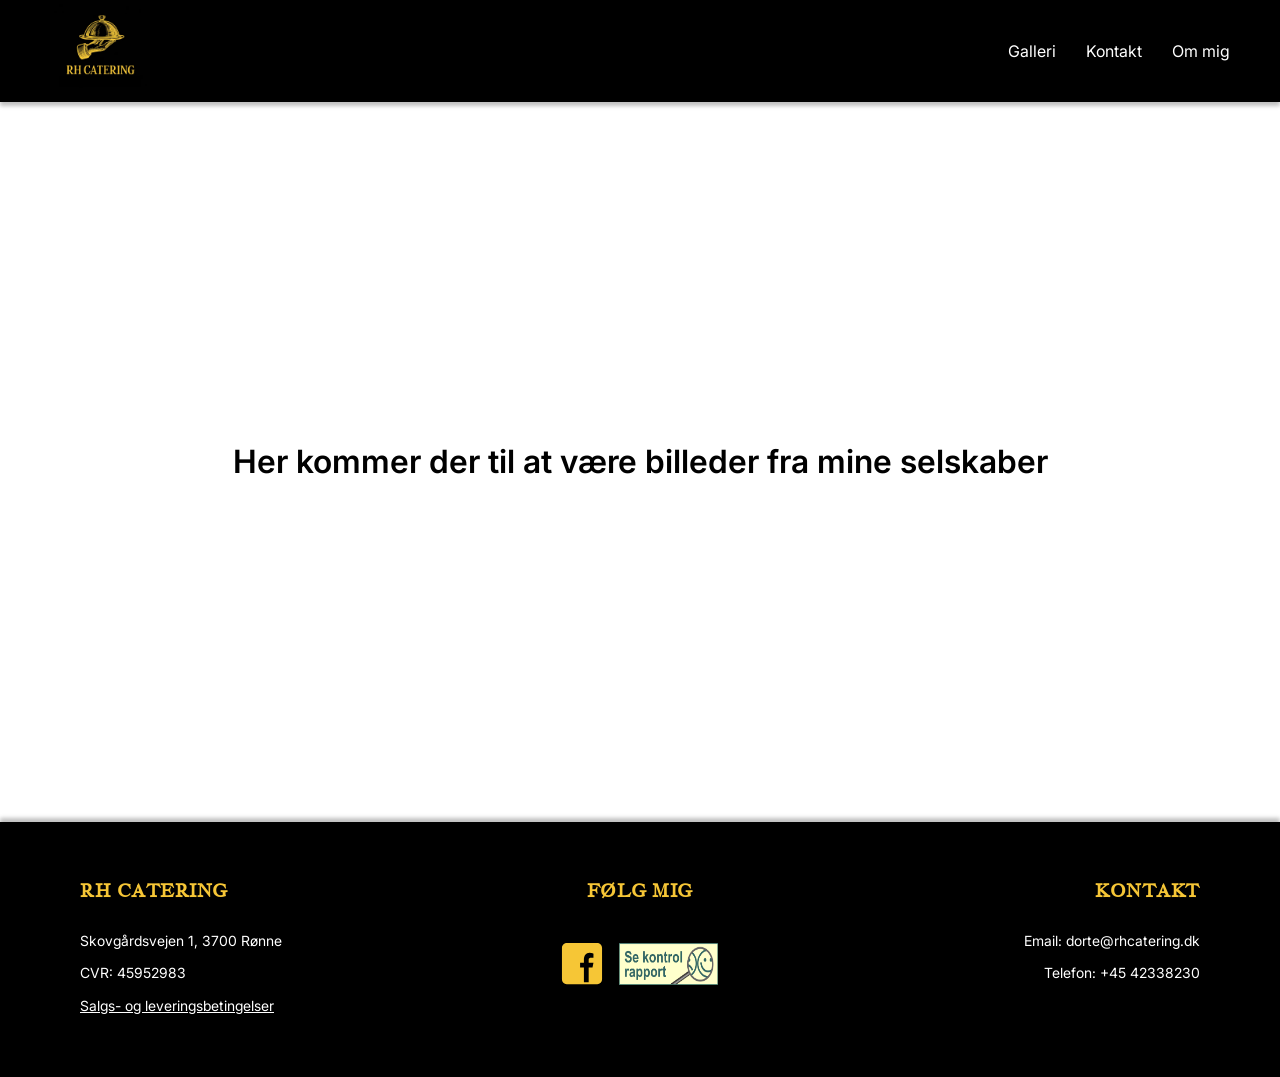
<file: galleri.html>
<!doctype html>
<html lang="en">
  <head>
    <meta charset="UTF-8" />
    <meta name="viewport" content="width=device-width, initial-scale=1.0" />
    <link rel="icon" type="image/x-icon" href="imgs/favicon.png" />
    <link rel="stylesheet" href="general.css" />
    <link rel="stylesheet" href="galleri.css" />
    <title>Galleri</title>
  </head>
  <header>
    <nav>
      <a href="index.html" class="logo">
        <img src="imgs/logo/logo-square-clean.webp" alt="" class="logo-img" />
      </a>
      <div class="hamburger" onclick="toggleMenu()">
        <span></span>
        <span></span>
        <span></span>
      </div>
      <div class="nav-container" id="navMenu">
        <a href="galleri.html" class="nav-link">Galleri</a>
        <a href="kontakt.html" class="nav-link">Kontakt</a>
        <a href="mig.html" class="nav-link">Om mig</a>
      </div>
    </nav>
  </header>
  <main>
    <h1>Her kommer der til at være billeder fra mine selskaber</h1>
  </main>
  <footer>
    <div class="info footer-container">
      <h3 class="footer-title">RH Catering</h3>
      <p>Skovgårdsvejen 1, 3700 Rønne</p>
      <p>CVR: 45952983</p>
      <a href="betingelser.html">Salgs- og leveringsbetingelser</a>
    </div>
    <div class="socials footer-container">
      <h3 class="footer-title">Følg mig</h3>
      <div class="socials-container">
        <a
          href="https://www.facebook.com/profile.php?id=61586051840915"
          target="_blank"
        >
          <img src="imgs/icons/facebook-brand.svg" alt="" />
        </a>
        <a href="https://www.findsmiley.dk/1515955" target="_blank">
          <img src="imgs/icons/kontrolrapport.gif" alt="" class="smiley" />
        </a>
      </div>
    </div>
    <div class="contact footer-container">
      <h3 class="footer-title">Kontakt</h3>
      <p>Email: dorte@rhcatering.dk</p>
      <p>Telefon: +45 42338230</p>
    </div>
  </footer>
  <script>
    function toggleMenu() {
      const navMenu = document.getElementById("navMenu");
      navMenu.classList.toggle("active");
    }
  </script>
</html>
</file>
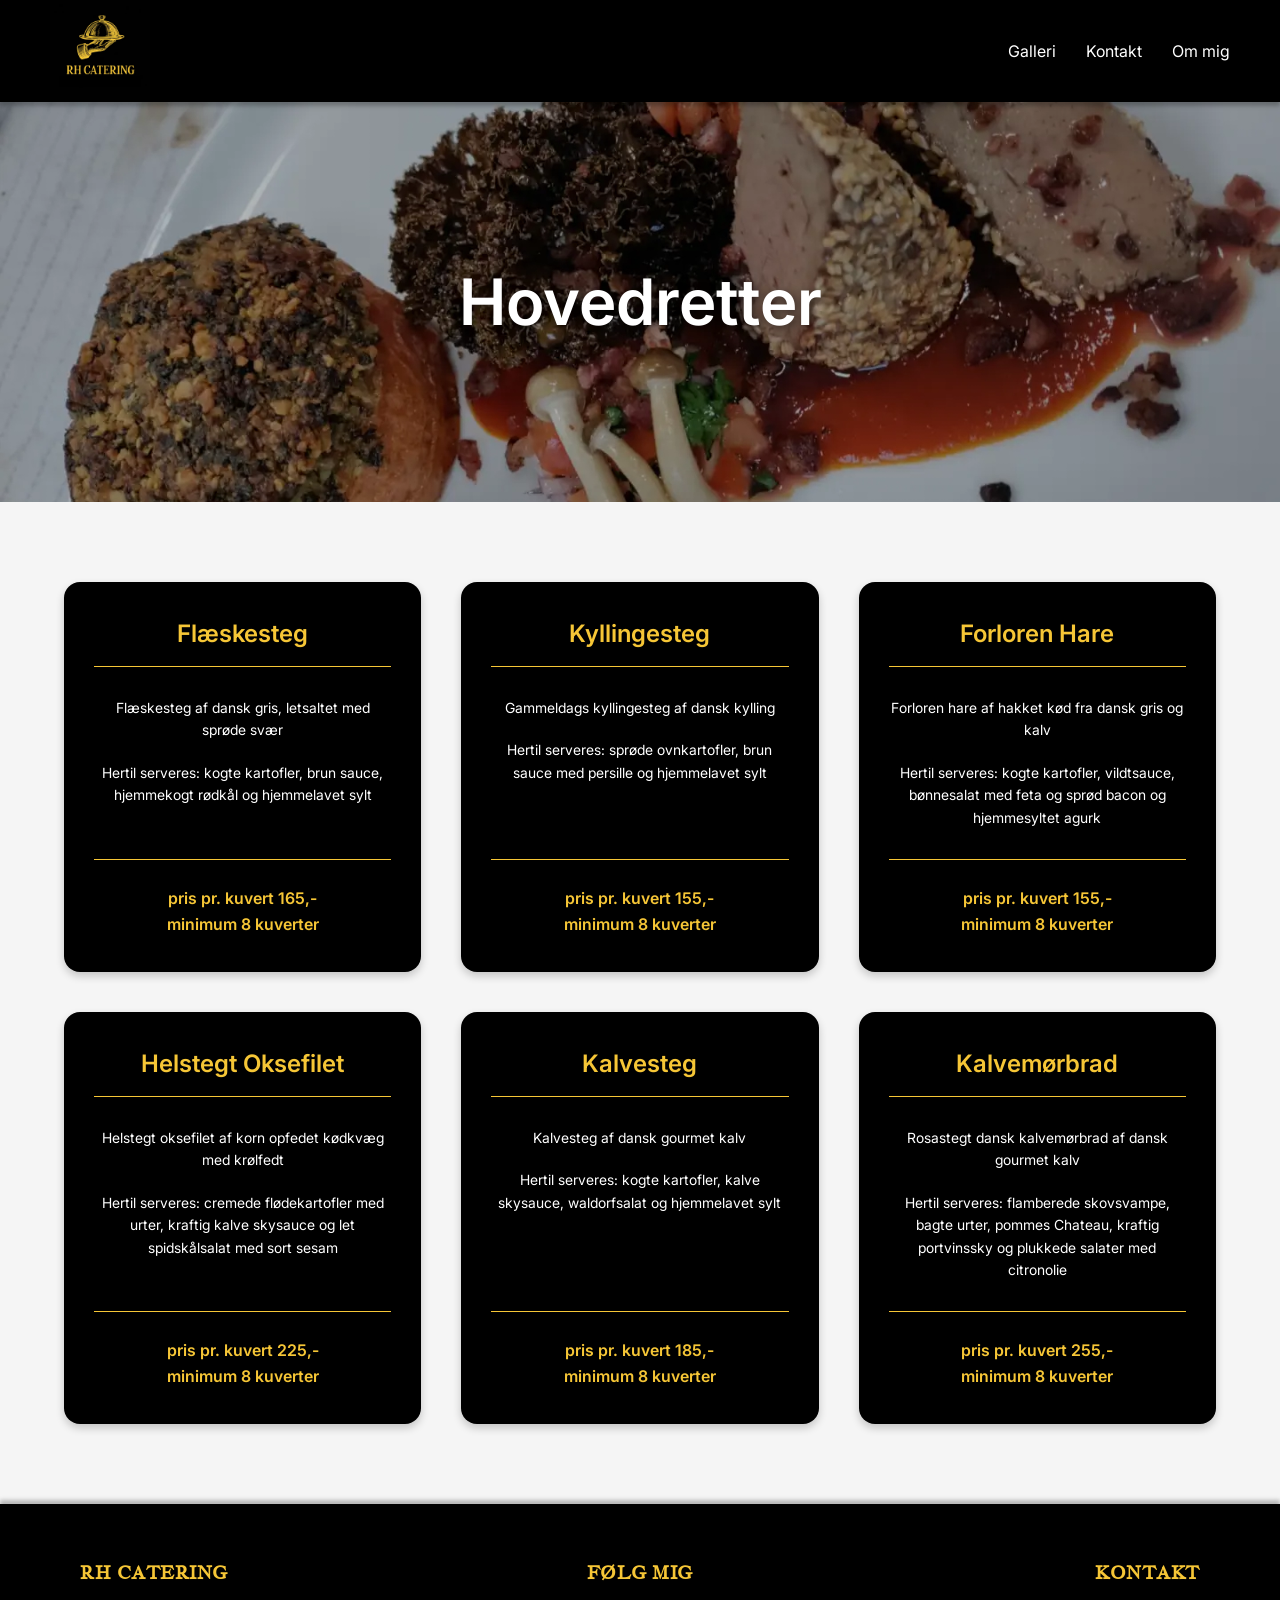
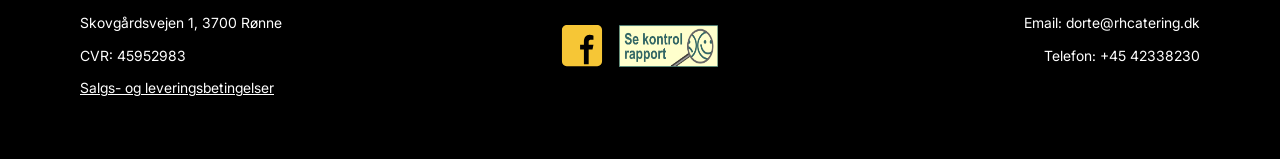
<file: hovedretter.html>
<!doctype html>
<html lang="en">
  <head>
    <meta charset="UTF-8" />
    <meta name="viewport" content="width=device-width, initial-scale=1.0" />
    <link rel="icon" type="image/x-icon" href="imgs/favicon.png" />
    <link rel="stylesheet" href="general.css" />
    <link rel="stylesheet" href="menu-v2.css" />
    <title>Hovedretter</title>
  </head>
  <body>
    <header>
      <nav>
        <a href="index.html" class="logo">
          <img src="imgs/logo/logo-square-clean.webp" alt="" class="logo-img" />
        </a>
        <div class="hamburger" onclick="toggleMenu()">
          <span></span>
          <span></span>
          <span></span>
        </div>
        <div class="nav-container" id="navMenu">
          <a href="galleri.html" class="nav-link">Galleri</a>
          <a href="kontakt.html" class="nav-link">Kontakt</a>
          <a href="mig.html" class="nav-link">Om mig</a>
        </div>
      </nav>
    </header>
    <main>
      <section class="hero">
        <img src="imgs/pictures/hovedret-hero.webp" alt="" class="hero-img" />
        <h1 class="hero-title">Hovedretter</h1>
      </section>
      <section class="menu">
        <div class="menu-card test">
          <h3 class="menu-card-title">Flæskesteg</h3>
          <div class="menu-card-items">
            <p class="menu-item">
              Flæskesteg af dansk gris, letsaltet med sprøde svær
            </p>
            <p class="menu-item">
              Hertil serveres: kogte kartofler, brun sauce, hjemmekogt rødkål og
              hjemmelavet sylt
            </p>
          </div>
          <div class="menu-card-price-container">
            <p class="">pris pr. kuvert 165,-</p>
            <p>minimum 8 kuverter</p>
          </div>
        </div>
        <div class="menu-card test">
          <h3 class="menu-card-title">Kyllingesteg</h3>
          <div class="menu-card-items">
            <p class="menu-item">Gammeldags kyllingesteg af dansk kylling</p>
            <p class="menu-item">
              Hertil serveres: sprøde ovnkartofler, brun sauce med persille og
              hjemmelavet sylt
            </p>
          </div>
          <div class="menu-card-price-container">
            <p>pris pr. kuvert 155,-</p>
            <p>minimum 8 kuverter</p>
          </div>
        </div>
        <div class="menu-card test">
          <h3 class="menu-card-title">Forloren Hare</h3>
          <div class="menu-card-items">
            <p class="menu-item">
              Forloren hare af hakket kød fra dansk gris og kalv
            </p>
            <p class="menu-item">
              Hertil serveres: kogte kartofler, vildtsauce, bønnesalat med feta
              og sprød bacon og hjemmesyltet agurk
            </p>
          </div>
          <div class="menu-card-price-container">
            <p class="">pris pr. kuvert 155,-</p>
            <p>minimum 8 kuverter</p>
          </div>
        </div>
        <div class="menu-card">
          <h3 class="menu-card-title">Helstegt Oksefilet</h3>
          <div class="menu-card-items">
            <p class="menu-item">
              Helstegt oksefilet af korn opfedet kødkvæg med krølfedt
            </p>
            <p class="menu-item">
              Hertil serveres: cremede flødekartofler med urter, kraftig kalve
              skysauce og let spidskålsalat med sort sesam
            </p>
          </div>
          <div class="menu-card-price-container">
            <p class="">pris pr. kuvert 225,-</p>
            <p>minimum 8 kuverter</p>
          </div>
        </div>
        <div class="menu-card">
          <h3 class="menu-card-title">Kalvesteg</h3>
          <div class="menu-card-items">
            <p class="menu-item">Kalvesteg af dansk gourmet kalv</p>
            <p class="menu-item">
              Hertil serveres: kogte kartofler, kalve skysauce, waldorfsalat og
              hjemmelavet sylt
            </p>
          </div>
          <div class="menu-card-price-container">
            <p class="">pris pr. kuvert 185,-</p>
            <p>minimum 8 kuverter</p>
          </div>
        </div>
        <div class="menu-card">
          <h3 class="menu-card-title">Kalvemørbrad</h3>
          <div class="menu-card-items">
            <p class="menu-item">
              Rosastegt dansk kalvemørbrad af dansk gourmet kalv
            </p>
            <p class="menu-item">
              Hertil serveres: flamberede skovsvampe, bagte urter, pommes
              Chateau, kraftig portvinssky og plukkede salater med citronolie
            </p>
          </div>
          <div class="menu-card-price-container">
            <p class="">pris pr. kuvert 255,-</p>
            <p>minimum 8 kuverter</p>
          </div>
        </div>
      </section>
    </main>
    <footer>
      <div class="info footer-container">
        <h3 class="footer-title">RH Catering</h3>
        <p>Skovgårdsvejen 1, 3700 Rønne</p>
        <p>CVR: 45952983</p>
        <a href="betingelser.html">Salgs- og leveringsbetingelser</a>
      </div>
      <div class="socials footer-container">
        <h3 class="footer-title">Følg mig</h3>
        <div class="socials-container">
          <a
            href="https://www.facebook.com/profile.php?id=61586051840915"
            target="_blank"
          >
            <img src="imgs/icons/facebook-brand.svg" alt="" />
          </a>
          <a href="https://www.findsmiley.dk/1515955" target="_blank">
            <img src="imgs/icons/kontrolrapport.gif" alt="" class="smiley" />
          </a>
        </div>
      </div>
      <div class="contact footer-container">
        <h3 class="footer-title">Kontakt</h3>
        <p>Email: dorte@rhcatering.dk</p>
        <p>Telefon: +45 42338230</p>
      </div>
    </footer>
    <script>
      function toggleMenu() {
        const navMenu = document.getElementById("navMenu");
        navMenu.classList.toggle("active");
      }
    </script>
  </body>
</html>
</file>
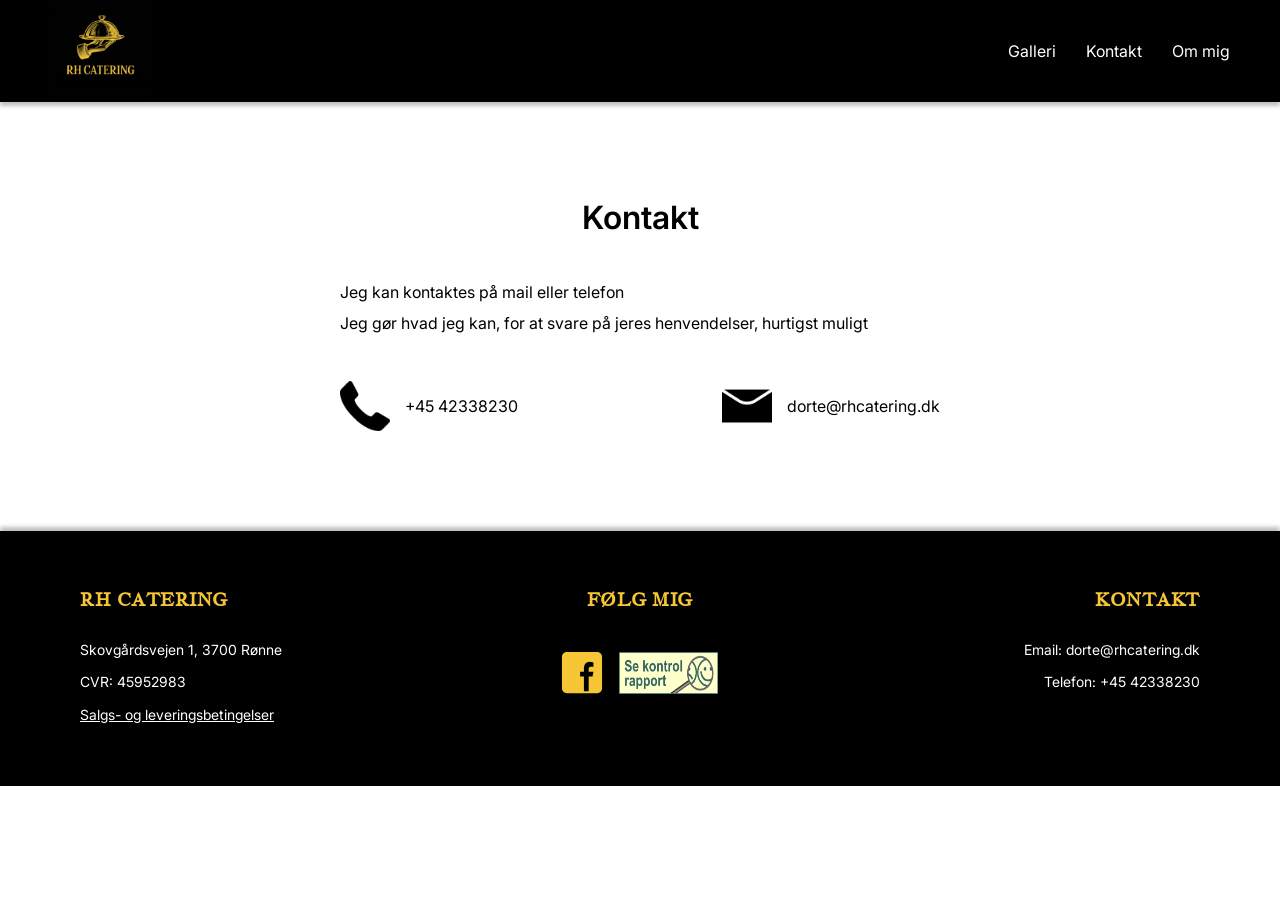
<file: kontakt.html>
<!doctype html>
<html lang="en">
  <head>
    <meta charset="UTF-8" />
    <meta name="viewport" content="width=device-width, initial-scale=1.0" />
    <link rel="icon" type="image/x-icon" href="imgs/favicon.png" />
    <link rel="stylesheet" href="general.css" />
    <link rel="stylesheet" href="betingelser.css" />
    <title>Kontakt</title>
  </head>
  <body>
    <header>
      <nav>
        <a href="index.html" class="logo">
          <img src="imgs/logo/logo-square-clean.webp" alt="" class="logo-img" />
        </a>
        <div class="hamburger" onclick="toggleMenu()">
          <span></span>
          <span></span>
          <span></span>
        </div>
        <div class="nav-container" id="navMenu">
          <a href="galleri.html" class="nav-link">Galleri</a>
          <a href="kontakt.html" class="nav-link">Kontakt</a>
          <a href="mig.html" class="nav-link">Om mig</a>
        </div>
      </nav>
    </header>
    <main>
      <h1>Kontakt</h1>
      <div class="paragraph">
        <p>Jeg kan kontaktes på mail eller telefon</p>
        <p>
          Jeg gør hvad jeg kan, for at svare på jeres henvendelser, hurtigst
          muligt
        </p>
      </div>
      <div class="information-container">
        <div class="information">
          <img src="imgs/icons/telephone.png" alt="" />
          <p>+45 42338230</p>
        </div>
        <div class="information">
          <img src="imgs/icons/mail.png" alt="" />
          <p>dorte@rhcatering.dk</p>
        </div>
      </div>
    </main>
    <footer>
      <div class="info footer-container">
        <h3 class="footer-title">RH Catering</h3>
        <p>Skovgårdsvejen 1, 3700 Rønne</p>
        <p>CVR: 45952983</p>
        <a href="betingelser.html">Salgs- og leveringsbetingelser</a>
      </div>
      <div class="socials footer-container">
        <h3 class="footer-title">Følg mig</h3>
        <div class="socials-container">
          <a
            href="https://www.facebook.com/profile.php?id=61586051840915"
            target="_blank"
          >
            <img src="imgs/icons/facebook-brand.svg" alt="" />
          </a>
          <a href="https://www.findsmiley.dk/1515955" target="_blank">
            <img src="imgs/icons/kontrolrapport.gif" alt="" class="smiley" />
          </a>
        </div>
      </div>
      <div class="contact footer-container">
        <h3 class="footer-title">Kontakt</h3>
        <p>Email: dorte@rhcatering.dk</p>
        <p>Telefon: +45 42338230</p>
      </div>
    </footer>
    <script>
      function toggleMenu() {
        const navMenu = document.getElementById("navMenu");
        navMenu.classList.toggle("active");
      }
    </script>
  </body>
</html>
</file>
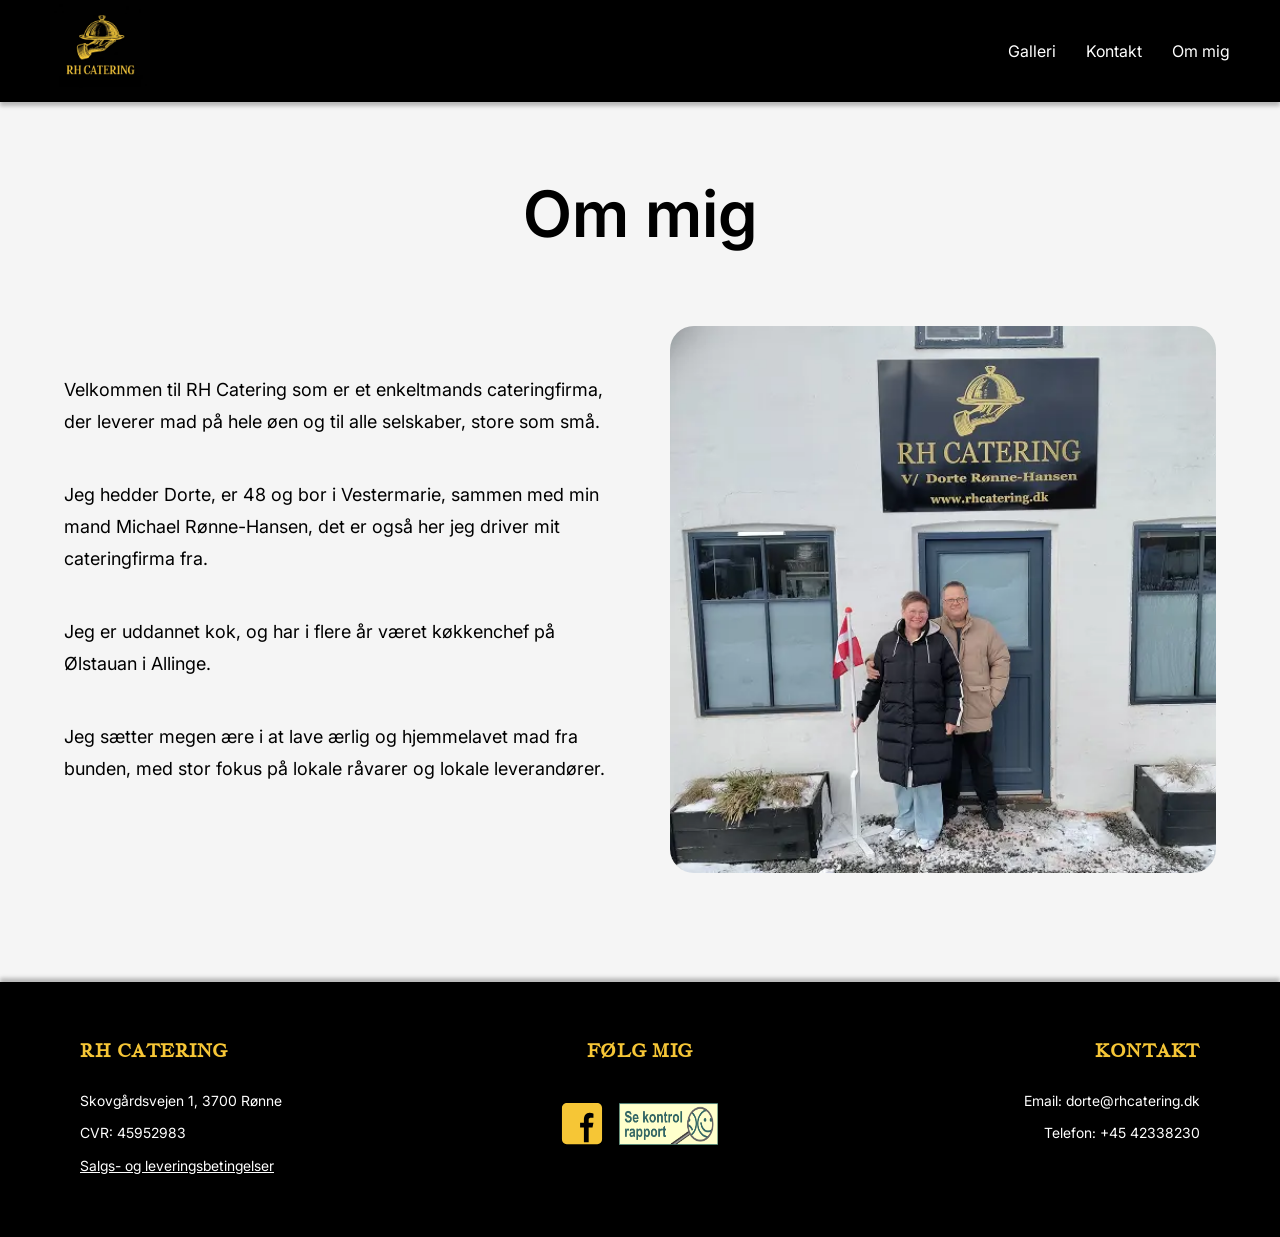
<file: mig.html>
<!doctype html>
<html lang="en">
  <head>
    <meta charset="UTF-8" />
    <meta name="viewport" content="width=device-width, initial-scale=1.0" />
    <link rel="icon" type="image/x-icon" href="imgs/favicon.png" />
    <link rel="stylesheet" href="general.css" />
    <link rel="stylesheet" href="mig.css" />
    <title>Om mig</title>
  </head>
  <body>
    <header>
      <nav>
        <a href="index.html" class="logo">
          <img src="imgs/logo/logo-square-clean.webp" alt="" class="logo-img" />
        </a>
        <div class="hamburger" onclick="toggleMenu()">
          <span></span>
          <span></span>
          <span></span>
        </div>
        <div class="nav-container" id="navMenu">
          <a href="galleri.html" class="nav-link">Galleri</a>
          <a href="kontakt.html" class="nav-link">Kontakt</a>
          <a href="mig.html" class="nav-link">Om mig</a>
        </div>
      </nav>
    </header>
    <main>
      <h1>Om mig</h1>
      <div class="container">
        <div class="text-content">
          <div class="paragraph">
            <p>
              Velkommen til RH Catering som er et enkeltmands cateringfirma, der
              leverer mad på hele øen og til alle selskaber, store som små.
            </p>
          </div>
          <div class="paragraph">
            <p>
              Jeg hedder Dorte, er 48 og bor i Vestermarie, sammen med min mand
              Michael Rønne-Hansen, det er også her jeg driver mit cateringfirma
              fra.
            </p>
          </div>
          <div class="paragraph">
            <p>
              Jeg er uddannet kok, og har i flere år været køkkenchef på
              Ølstauan i Allinge.
            </p>
          </div>
          <div class="paragraph">
            <p>
              Jeg sætter megen ære i at lave ærlig og hjemmelavet mad fra
              bunden, med stor fokus på lokale råvarer og lokale leverandører.
            </p>
          </div>
        </div>
        <div class="image-container">
          <img
            src="imgs/pictures/dorte.webp"
            alt="Dorte og Michael"
            class="about-img"
          />
        </div>
      </div>
    </main>
    <footer>
      <div class="info footer-container">
        <h3 class="footer-title">RH Catering</h3>
        <p>Skovgårdsvejen 1, 3700 Rønne</p>
        <p>CVR: 45952983</p>
        <a href="betingelser.html">Salgs- og leveringsbetingelser</a>
      </div>
      <div class="socials footer-container">
        <h3 class="footer-title">Følg mig</h3>
        <div class="socials-container">
          <a
            href="https://www.facebook.com/profile.php?id=61586051840915"
            target="_blank"
          >
            <img src="imgs/icons/facebook-brand.svg" alt="" />
          </a>
          <a href="https://www.findsmiley.dk/1515955" target="_blank">
            <img src="imgs/icons/kontrolrapport.gif" alt="" class="smiley" />
          </a>
        </div>
      </div>
      <div class="contact footer-container">
        <h3 class="footer-title">Kontakt</h3>
        <p>Email: dorte@rhcatering.dk</p>
        <p>Telefon: +45 42338230</p>
      </div>
    </footer>
    <script>
      function toggleMenu() {
        const navMenu = document.getElementById("navMenu");
        navMenu.classList.toggle("active");
      }
    </script>
  </body>
</html>
</file>
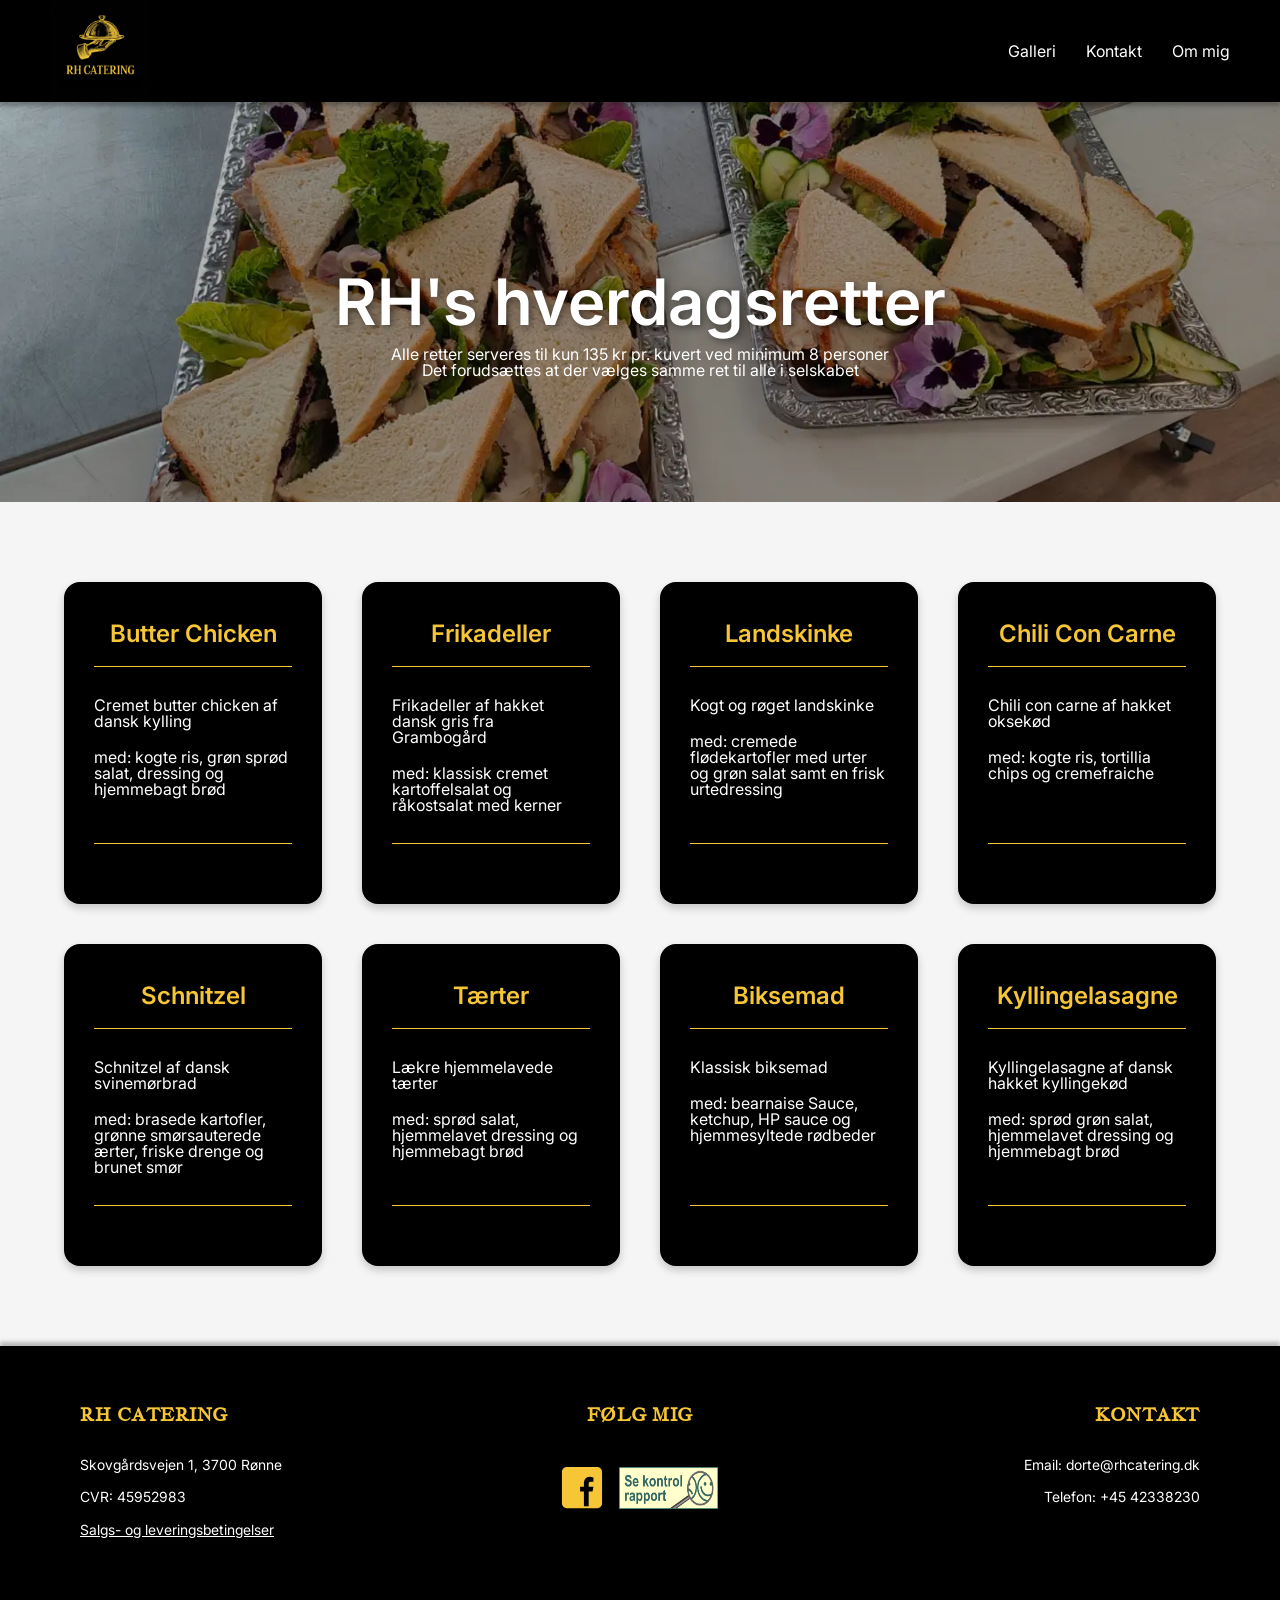
<file: moeder.html>
<!doctype html>
<html lang="en">
  <head>
    <meta charset="UTF-8" />
    <meta name="viewport" content="width=device-width, initial-scale=1.0" />
    <link rel="icon" type="image/x-icon" href="imgs/favicon.png" />
    <link rel="stylesheet" href="general.css" />
    <link rel="stylesheet" href="menu-v2.css" />
    <title>Møder</title>
  </head>
  <body>
    <header>
      <nav>
        <a href="index.html" class="logo">
          <img src="imgs/logo/logo-square-clean.webp" alt="" class="logo-img" />
        </a>
        <div class="hamburger" onclick="toggleMenu()">
          <span></span>
          <span></span>
          <span></span>
        </div>
        <div class="nav-container" id="navMenu">
          <a href="galleri.html" class="nav-link">Galleri</a>
          <a href="kontakt.html" class="nav-link">Kontakt</a>
          <a href="mig.html" class="nav-link">Om mig</a>
        </div>
      </nav>
    </header>
    <main>
      <section class="hero">
        <img src="imgs/pictures/Group-m.webp" alt="" class="hero-img" />
        <h1 class="hero-title sandwich-title">RH's hverdagsretter</h1>
        <p class="hero-subtitle sandwich">
          Alle retter serveres til kun 135 kr pr. kuvert ved minimum 8
          personer<br />
          Det forudsættes at der vælges samme ret til alle i selskabet
        </p>
      </section>
      <section class="menu-2">
        <div class="menu-card">
          <h3 class="menu-card-title">Butter Chicken</h3>
          <div class="menu-card-items">
            <p>Cremet butter chicken af dansk kylling</p>
            <p>med: kogte ris, grøn sprød salat, dressing og hjemmebagt brød</p>
          </div>
          <p class="menu-card-price"></p>
        </div>
        <div class="menu-card">
          <h3 class="menu-card-title">Frikadeller</h3>
          <div class="menu-card-items">
            <p>Frikadeller af hakket dansk gris fra Grambogård</p>
            <p>med: klassisk cremet kartoffelsalat og råkostsalat med kerner</p>
          </div>
          <p class="menu-card-price"></p>
        </div>
        <div class="menu-card">
          <h3 class="menu-card-title">Landskinke</h3>
          <div class="menu-card-items">
            <p>Kogt og røget landskinke</p>
            <p>
              med: cremede flødekartofler med urter og grøn salat samt en frisk
              urtedressing
            </p>
          </div>
          <p class="menu-card-price"></p>
        </div>
        <div class="menu-card">
          <h3 class="menu-card-title">Chili Con Carne</h3>
          <div class="menu-card-items">
            <p>Chili con carne af hakket oksekød</p>
            <p>med: kogte ris, tortillia chips og cremefraiche</p>
          </div>
          <p class="menu-card-price"></p>
        </div>
        <div class="menu-card">
          <h3 class="menu-card-title">Schnitzel</h3>
          <div class="menu-card-items">
            <p>Schnitzel af dansk svinemørbrad</p>
            <p>
              med: brasede kartofler, grønne smørsauterede ærter, friske drenge
              og brunet smør
            </p>
          </div>
          <p class="menu-card-price"></p>
        </div>
        <div class="menu-card">
          <h3 class="menu-card-title">Tærter</h3>
          <div class="menu-card-items">
            <p>Lækre hjemmelavede tærter</p>
            <p>med: sprød salat, hjemmelavet dressing og hjemmebagt brød</p>
          </div>
          <p class="menu-card-price"></p>
        </div>
        <div class="menu-card">
          <h3 class="menu-card-title">Biksemad</h3>
          <div class="menu-card-items">
            <p>Klassisk biksemad</p>
            <p>
              med: bearnaise Sauce, ketchup, HP sauce og hjemmesyltede rødbeder
            </p>
          </div>
          <p class="menu-card-price"></p>
        </div>
        <div class="menu-card">
          <h3 class="menu-card-title">Kyllingelasagne</h3>
          <div class="menu-card-items">
            <p>Kyllingelasagne af dansk hakket kyllingekød</p>
            <p>
              med: sprød grøn salat, hjemmelavet dressing og hjemmebagt brød
            </p>
          </div>
          <p class="menu-card-price"></p>
        </div>
      </section>
    </main>
    <footer>
      <div class="info footer-container">
        <h3 class="footer-title">RH Catering</h3>
        <p>Skovgårdsvejen 1, 3700 Rønne</p>
        <p>CVR: 45952983</p>
        <a href="betingelser.html">Salgs- og leveringsbetingelser</a>
      </div>
      <div class="socials footer-container">
        <h3 class="footer-title">Følg mig</h3>
        <div class="socials-container">
          <a
            href="https://www.facebook.com/profile.php?id=61586051840915"
            target="_blank"
          >
            <img src="imgs/icons/facebook-brand.svg" alt="" />
          </a>
          <a href="https://www.findsmiley.dk/1515955" target="_blank">
            <img src="imgs/icons/kontrolrapport.gif" alt="" class="smiley" />
          </a>
        </div>
      </div>
      <div class="contact footer-container">
        <h3 class="footer-title">Kontakt</h3>
        <p>Email: dorte@rhcatering.dk</p>
        <p>Telefon: +45 42338230</p>
      </div>
    </footer>
    <script>
      function toggleMenu() {
        const navMenu = document.getElementById("navMenu");
        navMenu.classList.toggle("active");
      }
    </script>
  </body>
</html>
</file>
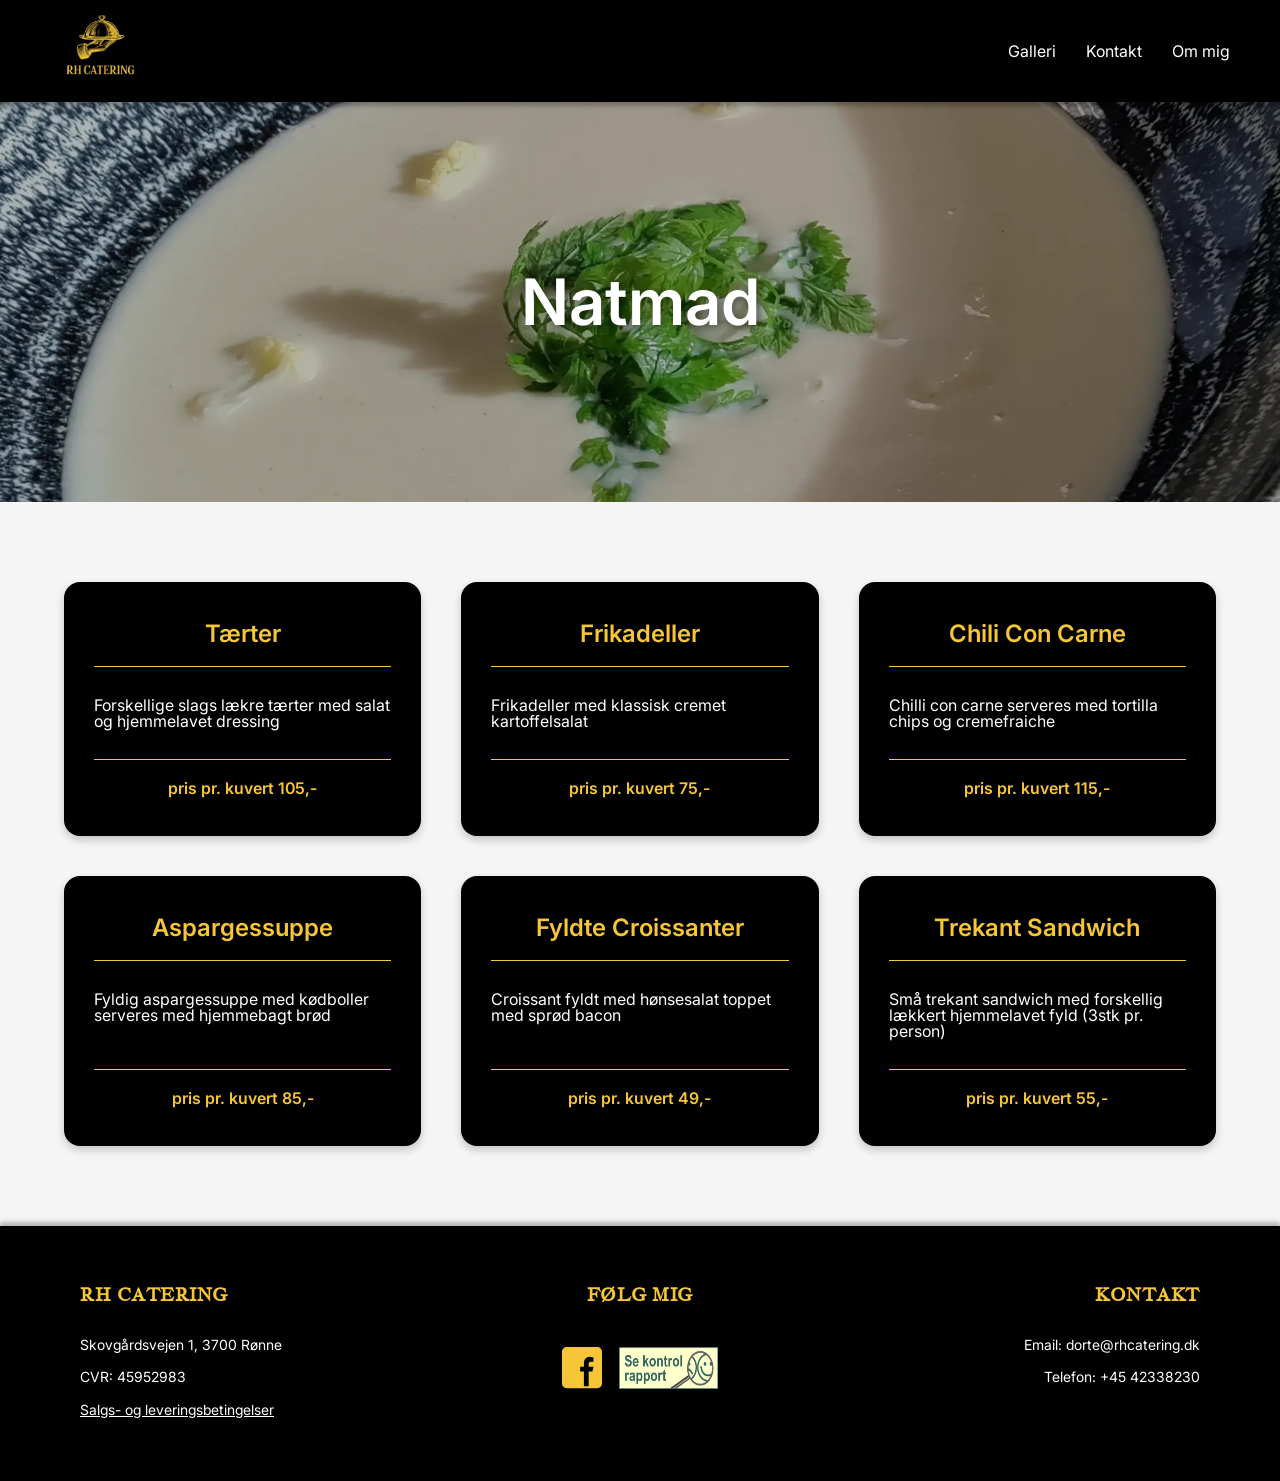
<file: natmad.html>
<!doctype html>
<html lang="en">
  <head>
    <meta charset="UTF-8" />
    <meta name="viewport" content="width=device-width, initial-scale=1.0" />
    <link rel="icon" type="image/x-icon" href="imgs/favicon.png" />
    <link rel="stylesheet" href="general.css" />
    <link rel="stylesheet" href="menu-v2.css" />
    <title>Hovedretter</title>
  </head>
  <body>
    <header>
      <nav>
        <a href="index.html" class="logo">
          <img src="imgs/logo/logo-square-clean.webp" alt="" class="logo-img" />
        </a>
        <div class="hamburger" onclick="toggleMenu()">
          <span></span>
          <span></span>
          <span></span>
        </div>
        <div class="nav-container" id="navMenu">
          <a href="galleri.html" class="nav-link">Galleri</a>
          <a href="kontakt.html" class="nav-link">Kontakt</a>
          <a href="mig.html" class="nav-link">Om mig</a>
        </div>
      </nav>
    </header>
    <main>
      <section class="hero">
        <img src="imgs/pictures/Group54.webp" alt="" class="hero-img" />
        <h1 class="hero-title">Natmad</h1>
      </section>
      <section class="menu">
        <div class="menu-card">
          <h3 class="menu-card-title">Tærter</h3>
          <div class="menu-card-items">
            <p>
              Forskellige slags lækre tærter med salat og hjemmelavet dressing
            </p>
          </div>
          <p class="menu-card-price">pris pr. kuvert 105,-</p>
        </div>
        <div class="menu-card">
          <h3 class="menu-card-title">Frikadeller</h3>
          <div class="menu-card-items">
            <p>Frikadeller med klassisk cremet kartoffelsalat</p>
          </div>
          <p class="menu-card-price">pris pr. kuvert 75,-</p>
        </div>
        <div class="menu-card">
          <h3 class="menu-card-title">Chili Con Carne</h3>
          <div class="menu-card-items">
            <p>Chilli con carne serveres med tortilla chips og cremefraiche</p>
          </div>
          <p class="menu-card-price">pris pr. kuvert 115,-</p>
        </div>
        <div class="menu-card">
          <h3 class="menu-card-title">Aspargessuppe</h3>
          <div class="menu-card-items">
            <p>
              Fyldig aspargessuppe med kødboller serveres med hjemmebagt brød
            </p>
          </div>
          <p class="menu-card-price">pris pr. kuvert 85,-</p>
        </div>
        <div class="menu-card">
          <h3 class="menu-card-title">Fyldte Croissanter</h3>
          <div class="menu-card-items">
            <p>Croissant fyldt med hønsesalat toppet med sprød bacon</p>
          </div>
          <p class="menu-card-price">pris pr. kuvert 49,-</p>
        </div>
        <div class="menu-card">
          <h3 class="menu-card-title">Trekant sandwich</h3>
          <div class="menu-card-items">
            <p>
              Små trekant sandwich med forskellig lækkert hjemmelavet fyld (3stk
              pr. person)
            </p>
          </div>
          <p class="menu-card-price">pris pr. kuvert 55,-</p>
        </div>
      </section>
    </main>
    <footer>
      <div class="info footer-container">
        <h3 class="footer-title">RH Catering</h3>
        <p>Skovgårdsvejen 1, 3700 Rønne</p>
        <p>CVR: 45952983</p>
        <a href="betingelser.html">Salgs- og leveringsbetingelser</a>
      </div>
      <div class="socials footer-container">
        <h3 class="footer-title">Følg mig</h3>
        <div class="socials-container">
          <a
            href="https://www.facebook.com/profile.php?id=61586051840915"
            target="_blank"
          >
            <img src="imgs/icons/facebook-brand.svg" alt="" />
          </a>
          <a href="https://www.findsmiley.dk/1515955" target="_blank">
            <img src="imgs/icons/kontrolrapport.gif" alt="" class="smiley" />
          </a>
        </div>
      </div>
      <div class="contact footer-container">
        <h3 class="footer-title">Kontakt</h3>
        <p>Email: dorte@rhcatering.dk</p>
        <p>Telefon: +45 42338230</p>
      </div>
    </footer>
    <script>
      function toggleMenu() {
        const navMenu = document.getElementById("navMenu");
        navMenu.classList.toggle("active");
      }
    </script>
  </body>
</html>
</file>
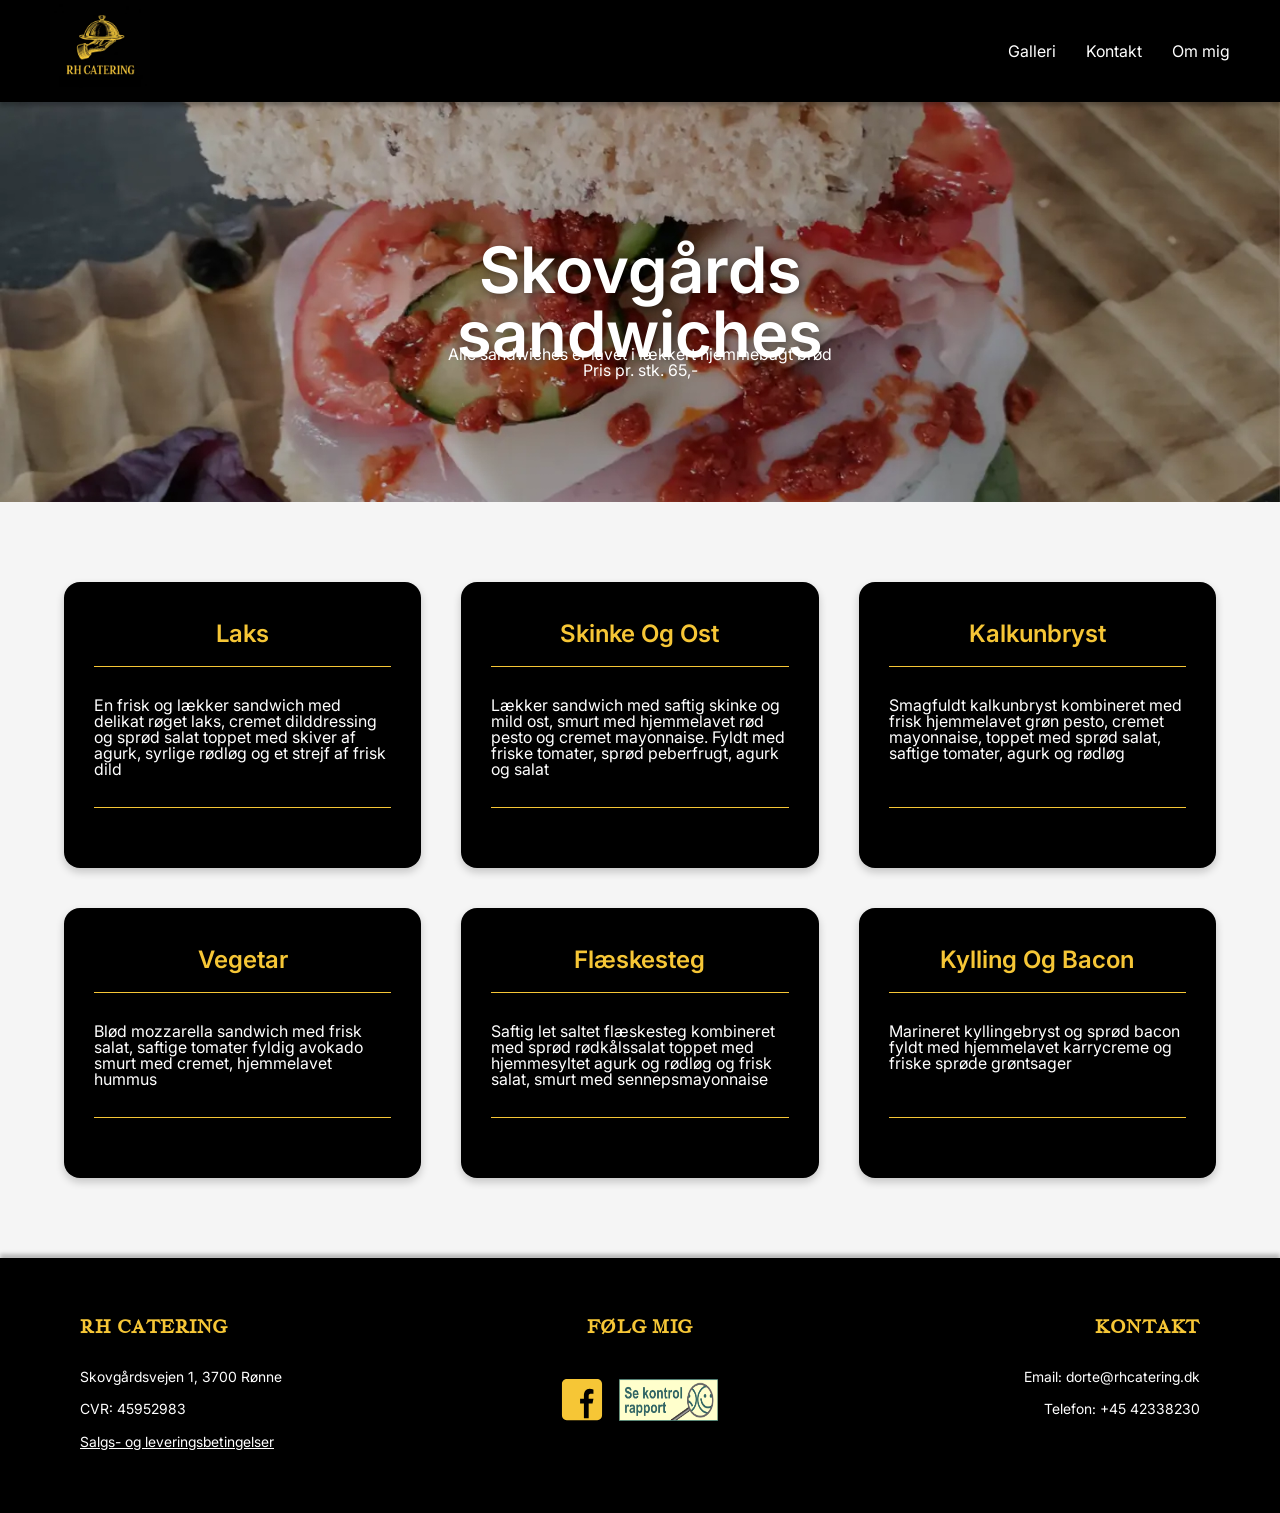
<file: sandwich.html>
<!doctype html>
<html lang="en">
  <head>
    <meta charset="UTF-8" />
    <meta name="viewport" content="width=device-width, initial-scale=1.0" />
    <link rel="icon" type="image/x-icon" href="imgs/favicon.png" />
    <link rel="stylesheet" href="general.css" />
    <link rel="stylesheet" href="menu-v2.css" />
    <title>Sandwiches</title>
  </head>
  <body>
    <header>
      <nav>
        <a href="index.html" class="logo">
          <img src="imgs/logo/logo-square-clean.webp" alt="" class="logo-img" />
        </a>
        <div class="hamburger" onclick="toggleMenu()">
          <span></span>
          <span></span>
          <span></span>
        </div>
        <div class="nav-container" id="navMenu">
          <a href="galleri.html" class="nav-link">Galleri</a>
          <a href="kontakt.html" class="nav-link">Kontakt</a>
          <a href="mig.html" class="nav-link">Om mig</a>
        </div>
      </nav>
    </header>
    <main>
      <section class="hero">
        <img src="imgs/pictures/Group40.webp" alt="" class="hero-img" />
        <h1 class="hero-title sandwich-title">Skovgårds sandwiches</h1>
        <p class="hero-subtitle sandwich">
          Alle sandwiches er lavet i lækkert hjemmebagt brød<br />
          Pris pr. stk. 65,-
        </p>
      </section>
      <section class="menu">
        <div class="menu-card">
          <h3 class="menu-card-title">Laks</h3>
          <div class="menu-card-items">
            <p>
              En frisk og lækker sandwich med delikat røget laks, cremet
              dilddressing og sprød salat toppet med skiver af agurk, syrlige
              rødløg og et strejf af frisk dild
            </p>
          </div>
          <p class="menu-card-price"></p>
        </div>
        <div class="menu-card">
          <h3 class="menu-card-title">Skinke og Ost</h3>
          <div class="menu-card-items">
            <p>
              Lækker sandwich med saftig skinke og mild ost, smurt med
              hjemmelavet rød pesto og cremet mayonnaise. Fyldt med friske
              tomater, sprød peberfrugt, agurk og salat
            </p>
          </div>
          <p class="menu-card-price"></p>
        </div>
        <div class="menu-card">
          <h3 class="menu-card-title">Kalkunbryst</h3>
          <div class="menu-card-items">
            <p>
              Smagfuldt kalkunbryst kombineret med frisk hjemmelavet grøn pesto,
              cremet mayonnaise, toppet med sprød salat, saftige tomater, agurk
              og rødløg
            </p>
          </div>
          <p class="menu-card-price"></p>
        </div>
        <div class="menu-card">
          <h3 class="menu-card-title">Vegetar</h3>
          <div class="menu-card-items">
            <p>
              Blød mozzarella sandwich med frisk salat, saftige tomater fyldig
              avokado smurt med cremet, hjemmelavet hummus
            </p>
          </div>
          <p class="menu-card-price"></p>
        </div>
        <div class="menu-card">
          <h3 class="menu-card-title">Flæskesteg</h3>
          <div class="menu-card-items">
            <p>
              Saftig let saltet flæskesteg kombineret med sprød rødkålssalat
              toppet med hjemmesyltet agurk og rødløg og frisk salat, smurt med
              sennepsmayonnaise
            </p>
          </div>
          <p class="menu-card-price"></p>
        </div>
        <div class="menu-card">
          <h3 class="menu-card-title">Kylling og Bacon</h3>
          <div class="menu-card-items">
            <p>
              Marineret kyllingebryst og sprød bacon fyldt med hjemmelavet
              karrycreme og friske sprøde grøntsager
            </p>
          </div>
          <p class="menu-card-price"></p>
        </div>
      </section>
    </main>
    <footer>
      <div class="info footer-container">
        <h3 class="footer-title">RH Catering</h3>
        <p>Skovgårdsvejen 1, 3700 Rønne</p>
        <p>CVR: 45952983</p>
        <a href="betingelser.html">Salgs- og leveringsbetingelser</a>
      </div>
      <div class="socials footer-container">
        <h3 class="footer-title">Følg mig</h3>
        <div class="socials-container">
          <a
            href="https://www.facebook.com/profile.php?id=61586051840915"
            target="_blank"
          >
            <img src="imgs/icons/facebook-brand.svg" alt="" />
          </a>
          <a href="https://www.findsmiley.dk/1515955" target="_blank">
            <img src="imgs/icons/kontrolrapport.gif" alt="" class="smiley" />
          </a>
        </div>
      </div>
      <div class="contact footer-container">
        <h3 class="footer-title">Kontakt</h3>
        <p>Email: dorte@rhcatering.dk</p>
        <p>Telefon: +45 42338230</p>
      </div>
    </footer>
    <script>
      function toggleMenu() {
        const navMenu = document.getElementById("navMenu");
        navMenu.classList.toggle("active");
      }
    </script>
  </body>
</html>
</file>
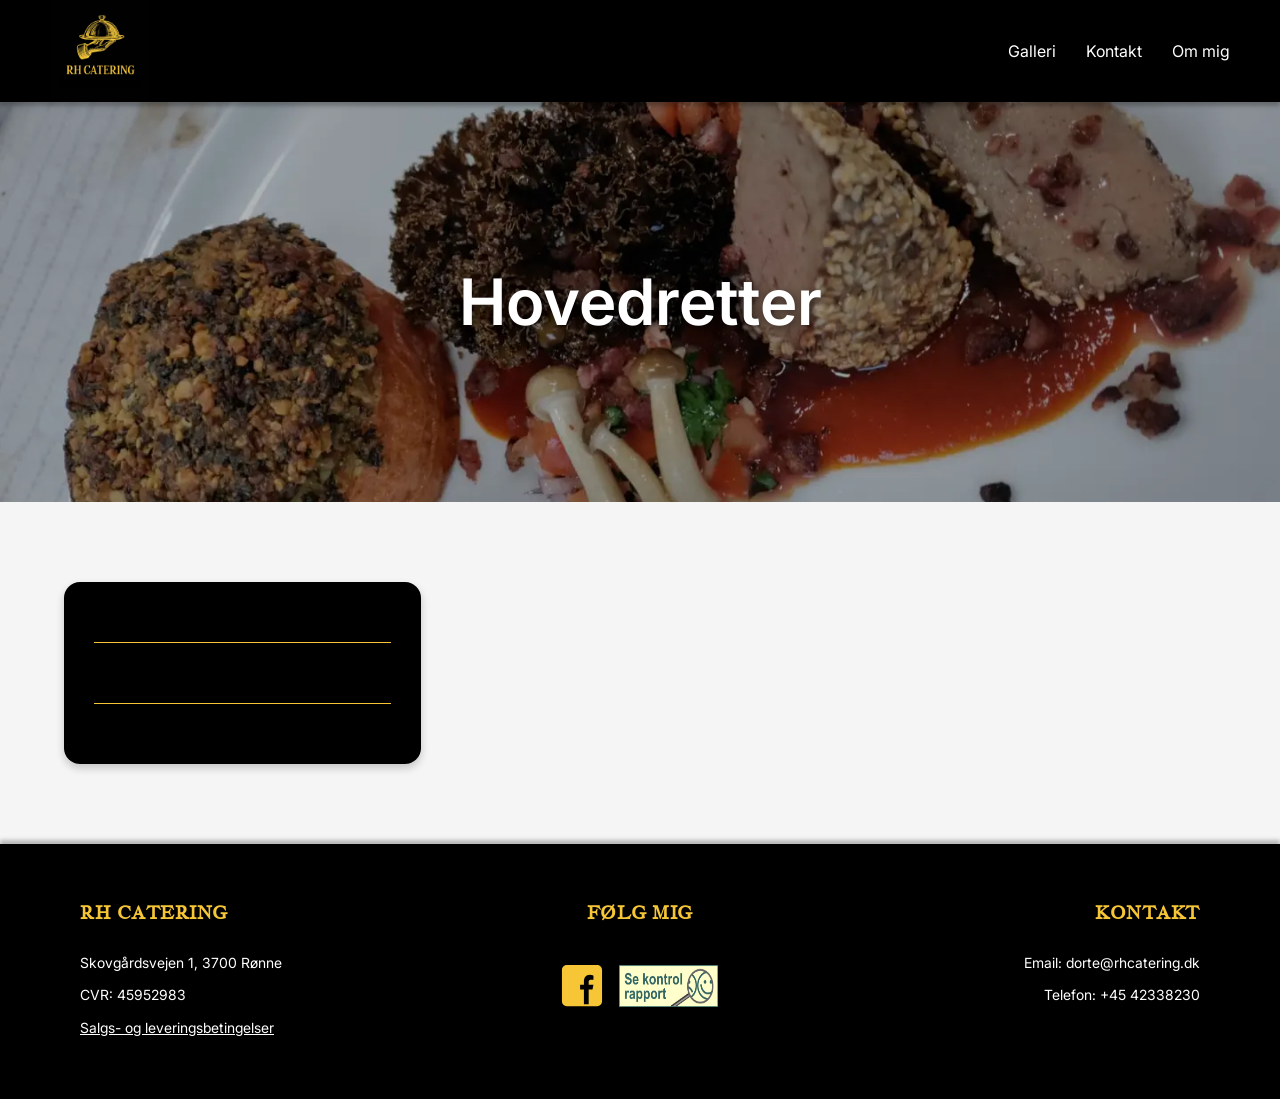
<file: template.html>
<!doctype html>
<html lang="en">
  <head>
    <meta charset="UTF-8" />
    <meta name="viewport" content="width=device-width, initial-scale=1.0" />
    <link rel="icon" type="image/x-icon" href="imgs/favicon.png" />
    <link rel="stylesheet" href="general.css" />
    <link rel="stylesheet" href="menu-v2.css" />
    <title>Hovedretter</title>
  </head>
  <body>
    <header>
      <nav>
        <a href="index.html" class="logo">
          <img src="imgs/logo/logo-square-clean.webp" alt="" class="logo-img" />
        </a>
        <div class="hamburger" onclick="toggleMenu()">
          <span></span>
          <span></span>
          <span></span>
        </div>
        <div class="nav-container" id="navMenu">
          <a href="galleri.html" class="nav-link">Galleri</a>
          <a href="kontakt.html" class="nav-link">Kontakt</a>
          <a href="mig.html" class="nav-link">Om mig</a>
        </div>
      </nav>
    </header>
    <main>
      <section class="hero">
        <img
          src="imgs/pictures/hovedret-hero.webp"
          alt=""
          class="hero-img desktop"
        />
        <h1 class="hero-title">Hovedretter</h1>
      </section>
      <section class="menu">
        <div class="menu-card">
          <h3 class="menu-card-title"></h3>
          <div class="menu-card-items">
            <p></p>
          </div>
          <p class="menu-card-price"></p>
        </div>
      </section>
    </main>
    <footer>
      <div class="info footer-container">
        <h3 class="footer-title">RH Catering</h3>
        <p>Skovgårdsvejen 1, 3700 Rønne</p>
        <p>CVR: 45952983</p>
        <a href="betingelser.html">Salgs- og leveringsbetingelser</a>
      </div>
      <div class="socials footer-container">
        <h3 class="footer-title">Følg mig</h3>
        <div class="socials-container">
          <a
            href="https://www.facebook.com/profile.php?id=61586051840915"
            target="_blank"
          >
            <img src="imgs/icons/facebook-brand.svg" alt="" />
          </a>
          <a href="https://www.findsmiley.dk/1515955" target="_blank">
            <img src="imgs/icons/kontrolrapport.gif" alt="" class="smiley" />
          </a>
        </div>
      </div>
      <div class="contact footer-container">
        <h3 class="footer-title">Kontakt</h3>
        <p>Email: dorte@rhcatering.dk</p>
        <p>Telefon: +45 42338230</p>
      </div>
    </footer>
    <script>
      function toggleMenu() {
        const navMenu = document.getElementById("navMenu");
        navMenu.classList.toggle("active");
      }
    </script>
  </body>
</html>
</file>
<file: general.css>
html, body, div, span, applet, object, iframe,
h1, h2, h3, h4, h5, h6, p, blockquote, pre,
a, abbr, acronym, address, big, cite, code,
del, dfn, em, img, ins, kbd, q, s, samp,
small, strike, strong, sub, sup, tt, var,
b, u, i, center,
dl, dt, dd, ol, ul, li,
fieldset, form, label, legend,
table, caption, tbody, tfoot, thead, tr, th, td,
article, aside, canvas, details, embed, 
figure, figcaption, footer, header, hgroup, 
menu, nav, output, ruby, section, summary,
time, mark, audio, video {
	margin: 0;
	padding: 0;
	border: 0;
}
/* HTML5 display-role reset for older browsers */
article, aside, details, figcaption, figure, 
footer, header, hgroup, menu, nav, section {
	display: block;
}
body {
	line-height: 1;
}
ol, ul {
	list-style: none;
}
blockquote, q {
	quotes: none;
}
blockquote:before, blockquote:after,
q:before, q:after {
	content: '';
	content: none;
}
table {
	border-collapse: collapse;
	border-spacing: 0;
}

@font-face {
    font-family:  inter-reg;
    src: url(fonts/Inter_Regular.ttf);
}

@font-face {
    font-family: inter-semi;
    src: url(fonts/Inter_SemiBold.ttf);
}

@font-face {
	font-family: francois;
	src: url(fonts/JacquesFrancois-Regular.ttf);
}

p, a {
    font-family: inter-reg;
}

h1, h2, h3, h4 {
    font-family: inter-semi;
}

:root {
    --brand: #F6C636;
	--nav-padding: 50px;
}

/* navbar */
header {
	position: sticky;
	top: 0;
	z-index: 100;
}

nav {
	width: 100vw;
	display: flex;
	flex-direction: row;
	justify-content: space-between;
	align-items: center;
	background-color: black;
	box-shadow: 0 4px 4px 0 rgba(0, 0, 0, 0.25);
}

.logo-img {
	width: 100px;
	height: auto;
	padding-left: var(--nav-padding);
}

.nav-container {
	display: flex;
	flex-direction: row;
	gap: 30px;
	padding-right: var(--nav-padding);
}

.nav-container a {
	text-decoration: none;
	color: white;
	display: inline-block;
	position: relative;
}

.nav-container a::after {
  content: '';
  position: absolute;
  width: 100%;
  transform: scaleX(0);
  height: 2px;
  bottom: -5px;
  left: 0;
  background-color: var(--brand);
  /* transform-origin: bottom right; */
  transition: transform 0.25s ease-out;
}

.nav-container a:hover::after {
  transform: scaleX(1);
  /* transform-origin: bottom left; */
}

/* Hamburger Menu */
.hamburger {
	display: none;
	flex-direction: column;
	cursor: pointer;
	padding-right: var(--nav-padding);
	gap: 4px;
}

.hamburger span {
	width: 25px;
	height: 3px;
	background-color: var(--brand);
	transition: all 0.3s ease;
}

/* Footer */
footer {
	width: 100vw;
	background-color: black;
	display: flex;
	flex-direction: row;
	justify-content: space-between;
	padding: 60px 80px;
	box-sizing: border-box;
	box-shadow: 0 -4px 4px 0 rgba(0, 0, 0, 0.25);
}

.footer-title {
	font-family: francois;
	text-transform: uppercase;
	color: var(--brand);
	font-size: 18px;
	margin-bottom: 20px;
	letter-spacing: 0.5px;
}

.footer-container {
	display: flex;
	flex-direction: column;
	gap: 10px;
}

.footer-container a, .footer-container p {
	color: white;
	font-size: 14px;
	line-height: 1.6;
}

.footer-container a {
	text-decoration: underline;
	transition: color 0.3s ease;
}

.footer-container a:hover {
	color: var(--brand);
}

.footer-container img {
	width: 42px;
	height: 42px;
	margin-top: 5px;
	padding: 8px;
	border-radius: 4px;
	cursor: pointer;
	transition: transform 0.3s ease;
}

.footer-container img:hover {
	transform: scale(1.1);
}

.socials-container {
	display: flex;
	flex-direction: row;
}

.smiley {
	width: 99px !important;
}

/* Align footer sections */
.info {
	flex: 1;
}

.socials {
	flex: 1;
	align-items: center;
}

.contact {
	flex: 1;
	align-items: flex-end;
	text-align: right;
}

/* Mobile Styles */
@media screen and (max-width: 768px) {
	:root {
		--nav-padding: 20px;
	}

	/* Mobile Navigation */
	.logo-img {
		width: 60px;
	}

	.nav-container {
		display: none;
		position: absolute;
		top: 100%;
		left: 0;
		width: 100%;
		background-color: black;
		flex-direction: column;
		gap: 0;
		padding: 0;
		box-shadow: 0 4px 4px 0 rgba(0, 0, 0, 0.25);
	}

	.nav-container.active {
		display: flex;
	}

	.nav-container a {
		padding: 20px;
		text-align: center;
		border-bottom: 1px solid #333;
	}

	.nav-container a::after {
		display: none;
	}

	.hamburger {
		display: flex;
	}

	/* Mobile Footer */
	footer {
		flex-direction: column;
		padding: 40px 20px;
		gap: 30px;
	}

	.footer-container {
		align-items: center !important;
		text-align: center !important;
	}

	.socials {
		order: 2;
	}

	.info {
		order: 1;
	}

	.contact {
		order: 3;
	}
}
</file>
<file: index.css>
.menu-section {
    display: grid;
    grid-template-columns: 1fr 1fr 1fr 1fr;
    margin: 100px 5vw;
    gap: 20px;
}

.menu-card {
    display: flex;
    flex-direction: column;
    position: relative;
    overflow: hidden;
}

.menu-link {
    position: relative;
    text-decoration: none;
    display: block;
}

.menu-img {
    border-radius: 12px;
    width: 100%;
    height: auto;
    display: block;
}

.menu-link::after {
    content: attr(data-title);
    position: absolute;
    top: 50%;
    left: 50%;
    transform: translate(-50%, -50%);
    background-color: rgba(0, 0, 0, 0.5);
    color: white;
    padding: 15px 40px;
    border-radius: 8px;
    border: 1px solid var(--brand);
    font-size: 24px;
    font-weight: 500;
    text-align: center;
    white-space: nowrap;
    pointer-events: none;
}

.menu-card:hover {
    transform: scale(1.01);
}
</file>
<file: menu-v2.css>
/* Hero Section */
i {
    text-decoration: underline;
}
.mobil {
    display: none;
}

 .desktop {
    display: block;
}

.hero {
    position: relative;
    width: 100%;
    height: 400px;
    overflow: hidden;
}

.hero-img {
    width: 100%;
    height: 100%;
    object-fit: cover;
}

.hero-title {
    position: absolute;
    top: 50%;
    left: 50%;
    transform: translate(-50%, -50%);
    color: white;
    font-size: 64px;
    font-weight: 600;
    text-align: center;
    text-shadow: 2px 2px 8px rgba(0, 0, 0, 0.5);
    margin: 0;
}

.hero-subtitle {
    position: absolute;
    top: 65%;
    left: 50%;
    transform: translate(-50%, -50%);
    color: white;
    width: 550px;
    text-align: center;
}

/* Menu Section */
.menu {
    padding: 80px 5vw;
    background-color: #f5f5f5;
    display: grid;
    grid-template-columns: repeat(3, 1fr);
    gap: 40px;
    max-width: 1400px;
    margin: 0 auto;
}

.menu-2 {
    padding: 80px 5vw;
    background-color: #f5f5f5;
    display: grid;
    grid-template-columns: repeat(4, 1fr);
    gap: 40px;
    max-width: 1400px;
    margin: 0 auto;
}

.menu-card {
    background-color: black;
    border-radius: 16px;
    padding: 40px 30px;
    color: white;
    display: flex;
    flex-direction: column;
    justify-content: space-between;
    box-shadow: 0 4px 8px rgba(0, 0, 0, 0.2);
    transition: transform 0.3s ease;
}

.menu-card:hover {
    transform: translateY(-5px);
}

.menu-card-title {
    font-family: inter-semi;
    color: #F6C636;
    font-size: 24px;
    text-align: center;
    margin-bottom: 30px;
    text-transform: capitalize;
    border-bottom: 1px solid var(--brand);
    padding-bottom: 20px;
}

.menu-card-items {
    flex-grow: 1;
    display: flex;
    flex-direction: column;
    gap: 20px;
}

.menu-item {
    font-family: inter-reg;
    font-size: 14px;
    line-height: 1.6;
    text-align: center;
    color: white;
}

.menu-card-price {
    font-family: inter-semi;
    color: var(--brand);
    font-size: 16px;
    text-align: center;
    margin-top: 30px;
    padding-top: 20px;
    border-top: 1px solid var(--brand);
}

.menu-card-price-container{
    border-top: 1px solid var(--brand);
    margin-top: 30px;
    padding-top: 20px;
    text-align: center;
}

.menu-card-price-container p {
    margin-top: 10px;
    color: var(--brand);
    font-family: inter-semi;
}

/* Mobile Responsive Styles */
@media screen and (max-width: 768px) {
    .hero {
        height: 250px;
    }

    .hero-title {
        font-size: 48px;
    }

    .mobil {
        display: block;
    }

    .desktop {
        display: none;
    }

    .menu {
        grid-template-columns: 1fr;
        padding: 40px 20px;
        gap: 30px;
    }

    .menu-2{
        grid-template-columns: 1fr;
        padding: 40px 20px;
        gap: 30px;
    }

    .menu-card {
        min-height: auto;
        padding: 30px 20px;
        margin: 0 50px;
    }

    .menu-card-title {
        font-size: 20px;
        margin-bottom: 20px;
    }

    .menu-item {
        font-size: 13px;
    }

    .hero-subtitle {
        top: 75%;
    }

    .sandwich {
        width: 80vw;
    }

    .sandwich-title {
        font-size: 34px;
        width: 80vw;
    }
}

/* Tablet Styles */
@media screen and (min-width: 769px) and (max-width: 1024px) {
    .menu {
        grid-template-columns: repeat(2, 1fr);
    }

    .menu-2 {
        grid-template-columns: repeat(2, 1fr);
    }
}
</file>
<file: betingelser.css>
main {
    display: flex;
    flex-direction: column;
    align-items: center;
    justify-content: center;
    gap: 50px;
    margin: 100px 0;
}

.paragraph {
    display: flex;
    flex-direction: column;
    gap: 15px;
    width: 600px;
}

.information-container {
    display: flex;
    flex-direction: row;
    width: 600px;
    justify-content: space-between;
}

.information{
    display: flex;
    flex-direction: row;
    align-items: center;
    gap: 15px;
}

.information img {
    width: 50px;
    height: auto;
}

@media screen and (max-width: 768px) {
    .information-container {
        display: flex;
        flex-direction: column;
        width: 100vw;
        align-items: center;
        gap: 50px;
    }

    .paragraph{
        width: 300px;
    }

    .heading {
        font-size: 28px;
    }
}
</file>
<file: galleri.css>
@media screen and (max-width: 768px) {
    h1 {
        font-size: 32px;
        width: 90vw;
    }


}

main {
    display: flex;
    justify-content: center;
    align-items: center;
    height: 80vh;
}
</file>
<file: mig.css>
/* Main Content */
main {
    background-color: #f5f5f5;
    min-height: calc(100vh - 200px);
    padding: 80px 5vw 100px;
}

h1 {
    font-family: inter-semi;
    font-size: 64px;
    text-align: center;
    margin-bottom: 80px;
    color: #000;
}

/* Desktop Layout - Two Column */
.container {
    max-width: 1400px;
    margin: 0 auto;
    display: grid;
    grid-template-columns: 1fr 1fr;
    gap: 60px;
    align-items: center;
}

/* Text content on the left */
.text-content {
    display: flex;
    flex-direction: column;
    gap: 0;
}

.paragraph p {
    font-family: inter-reg;
    font-size: 18px;
    line-height: 1.8;
    color: #000;
    margin-bottom: 40px;
}

/* Image on the right */
.image-container {
    display: flex;
    align-items: center;
    justify-content: center;
}

.about-img {
    width: 100%;
    height: auto;
    border-radius: 24px;
    object-fit: cover;
}

/* Mobile Responsive Styles */
@media screen and (max-width: 768px) {
    main {
        padding: 40px 20px 60px;
    }

    h1 {
        font-size: 36px;
        margin-bottom: 40px;
    }

    /* Single column layout on mobile */
    .container {
        grid-template-columns: 1fr;
        gap: 40px;
    }

    /* Image first on mobile */
    .image-container {
        order: -1;
    }

    .about-img {
        border-radius: 20px;
    }

    .paragraph p {
        font-size: 16px;
        line-height: 1.7;
        margin-bottom: 30px;
    }
}

/* Tablet Styles */
@media screen and (min-width: 769px) and (max-width: 1024px) {
    h1 {
        font-size: 54px;
        margin-bottom: 60px;
    }

    .container {
        gap: 40px;
    }

    .paragraph p {
        font-size: 17px;
    }
}
</file>
